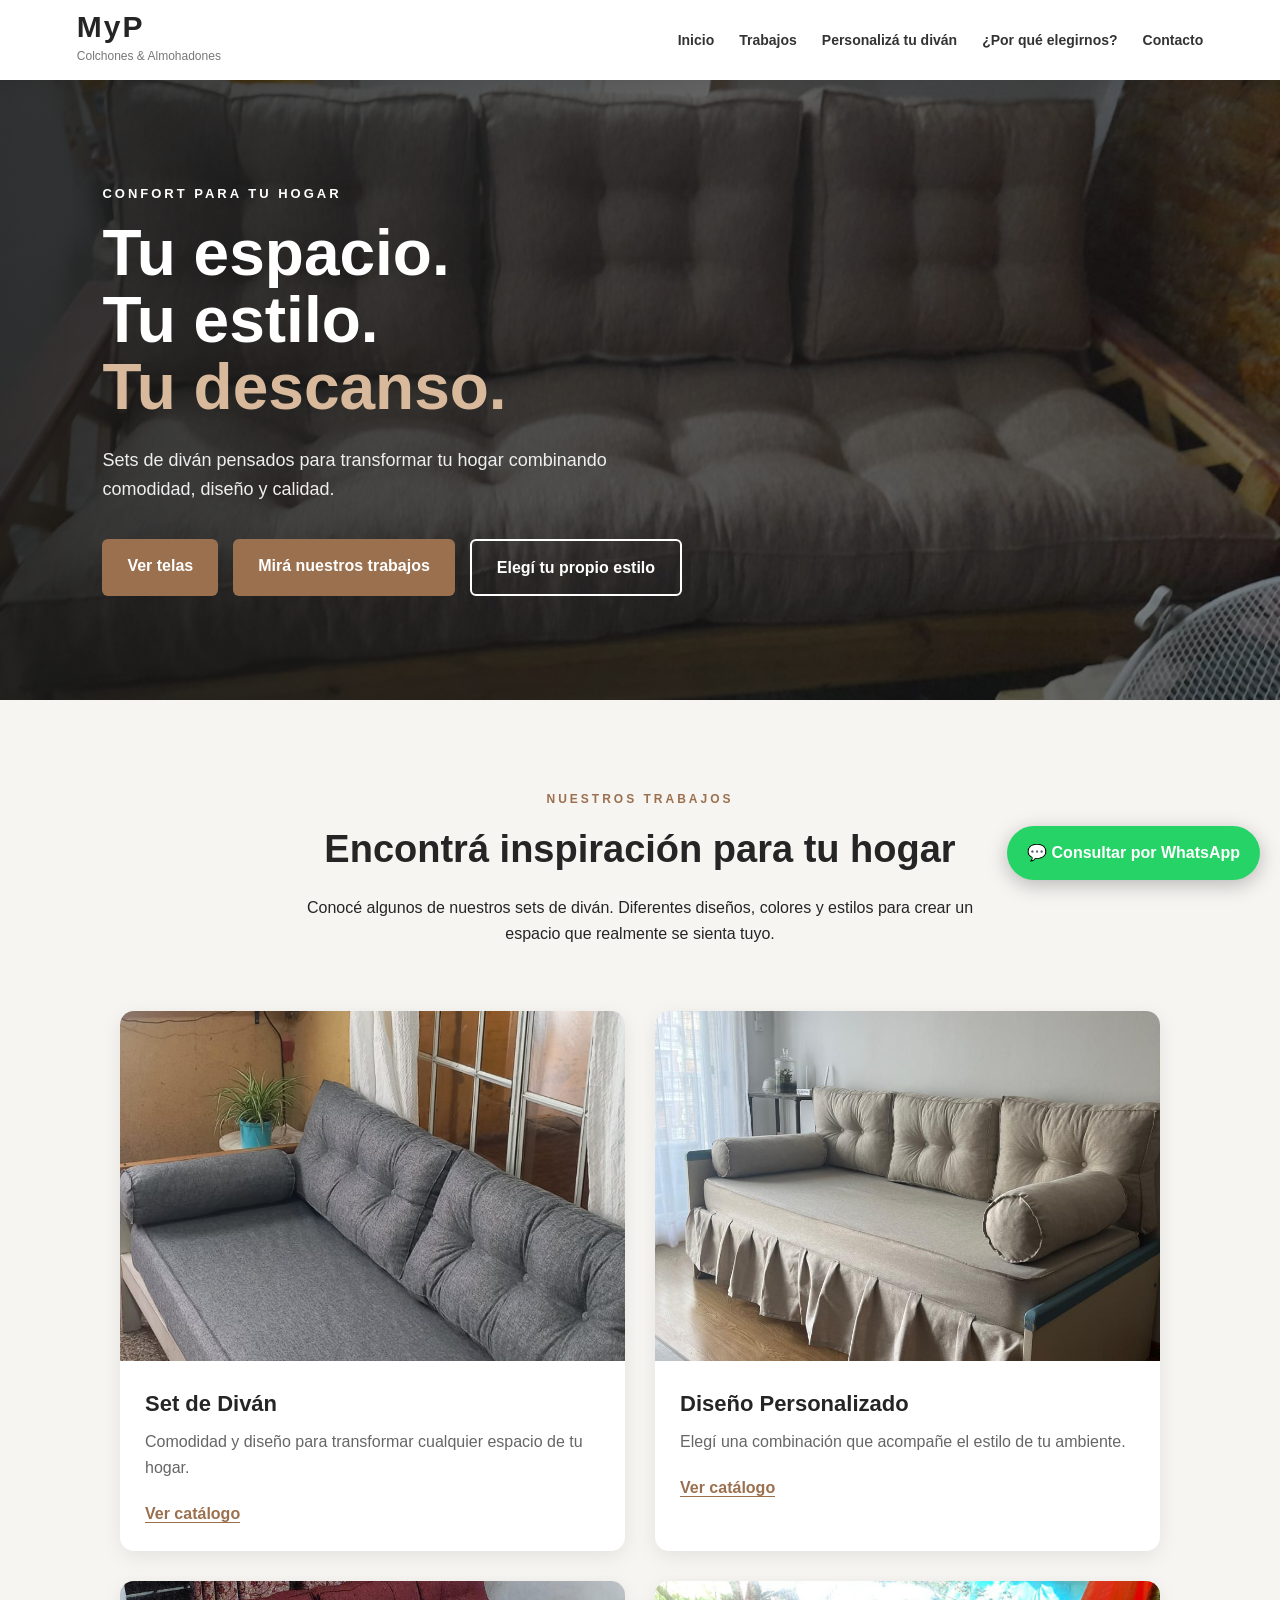
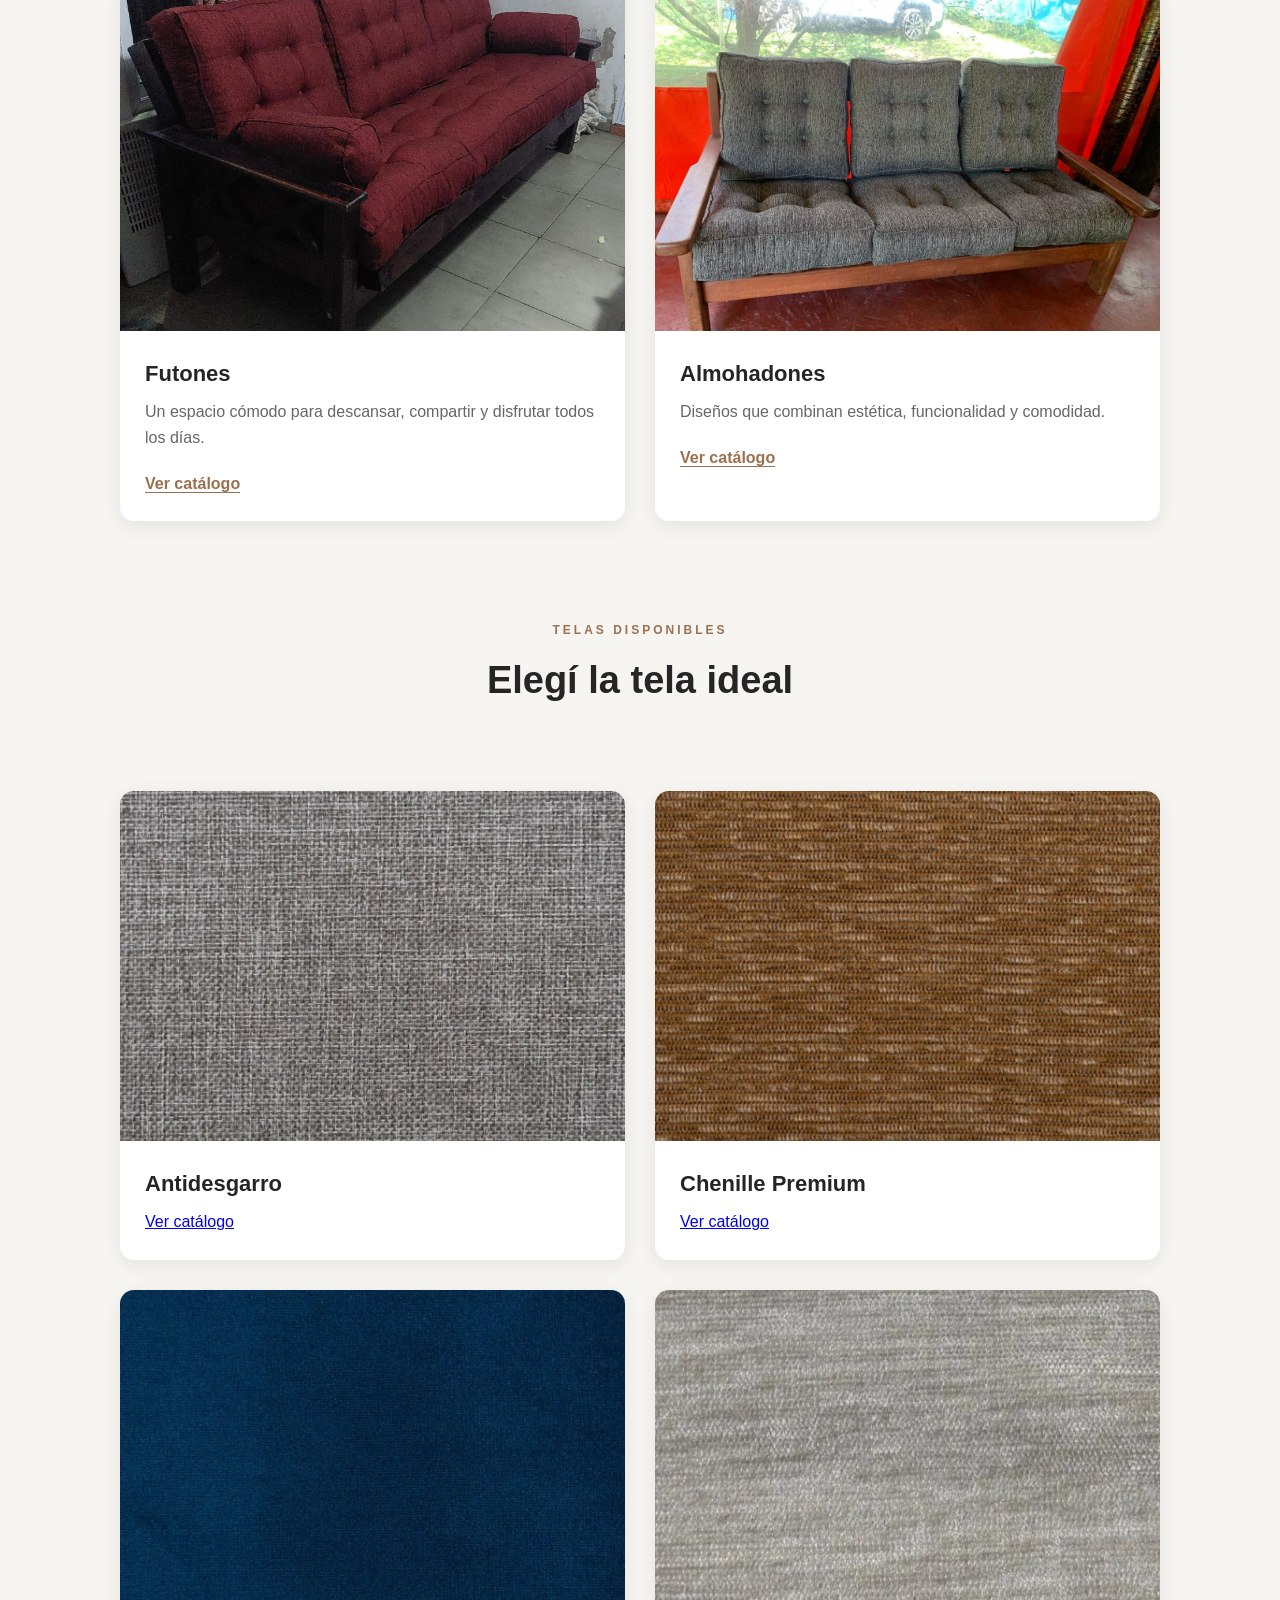
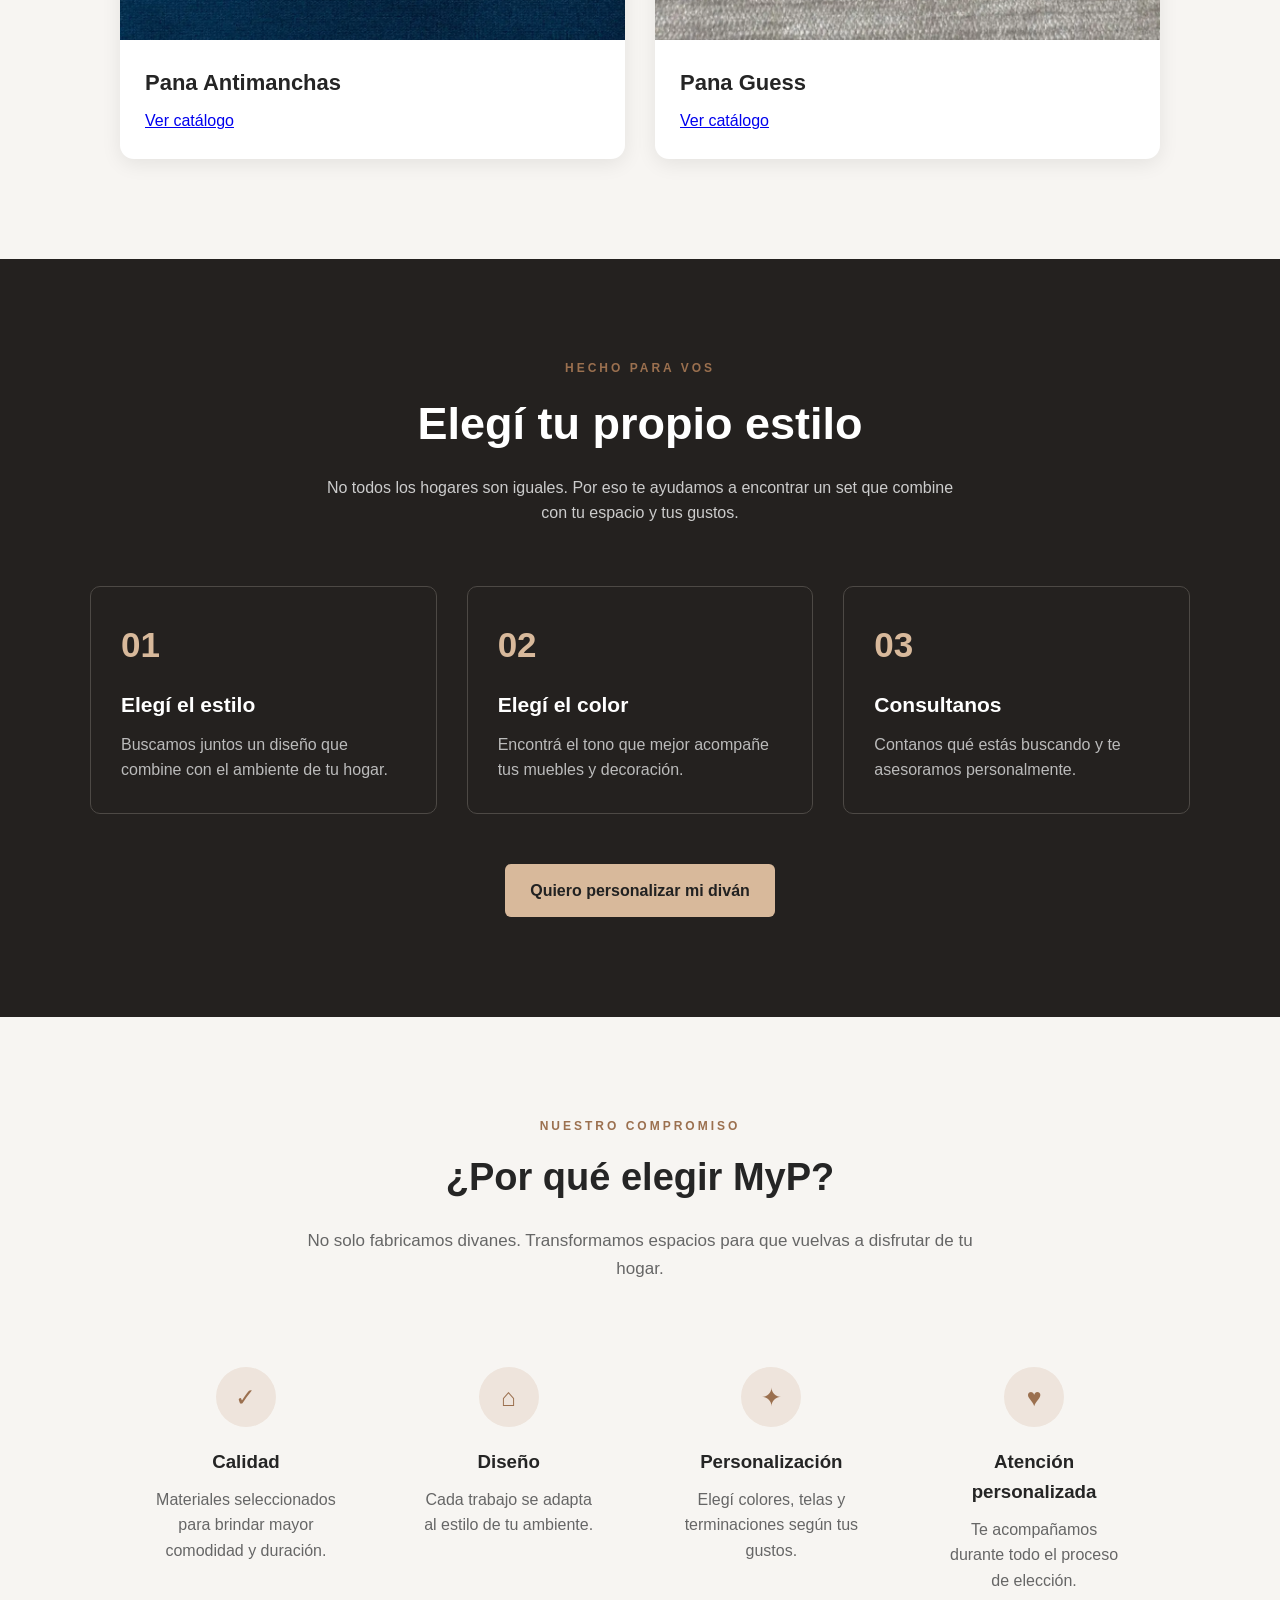
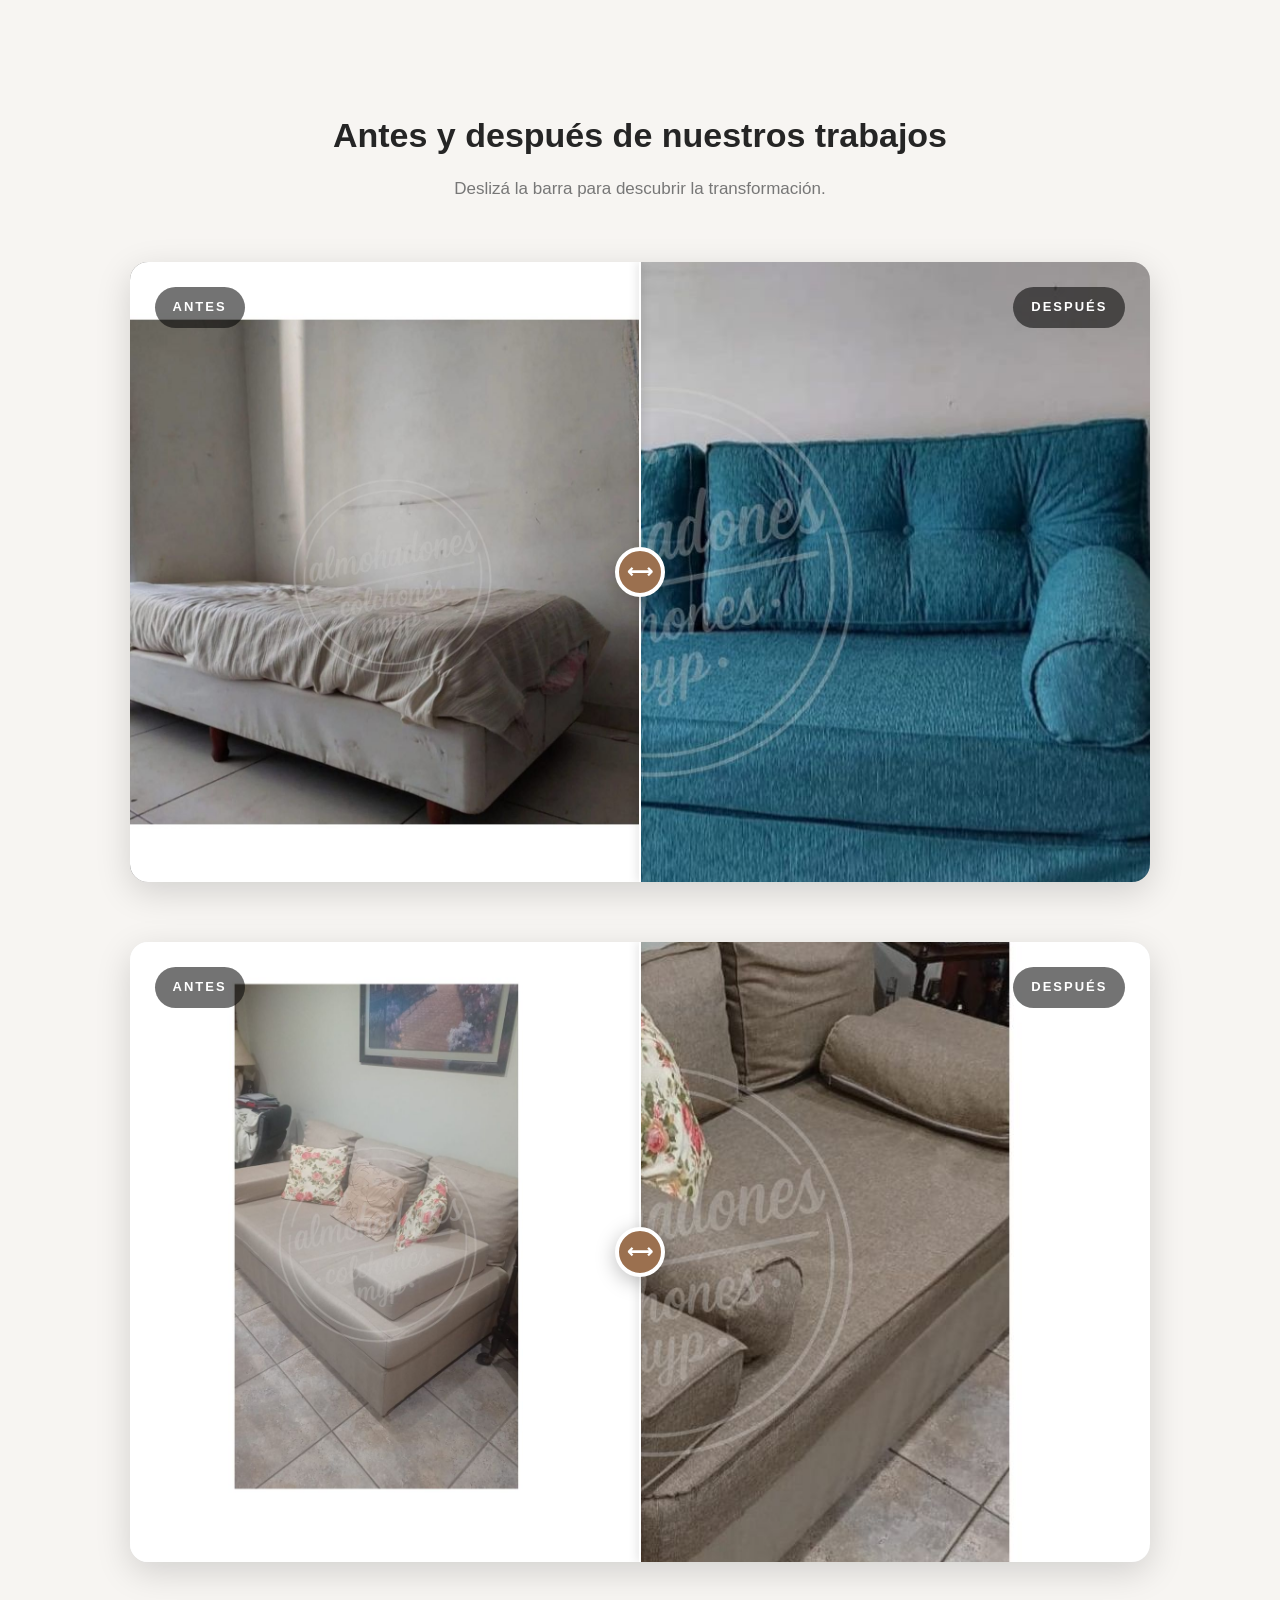
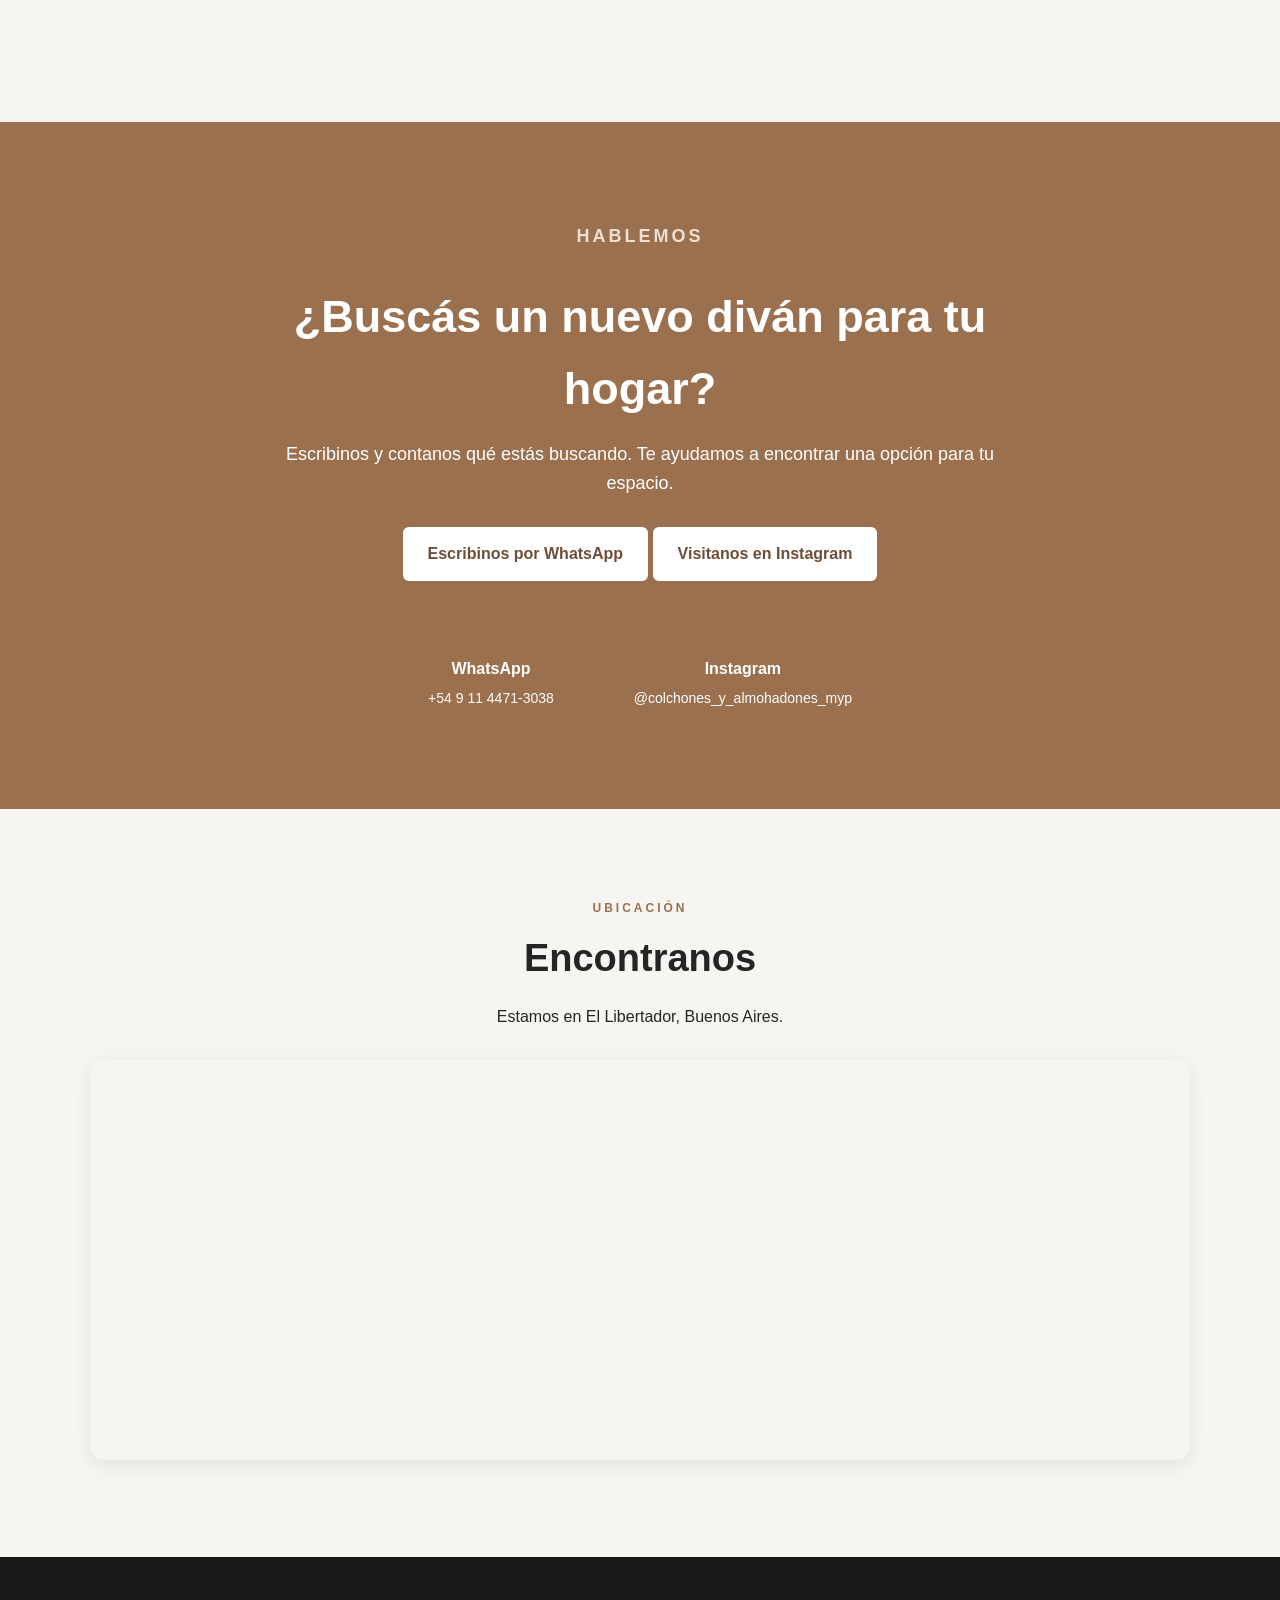
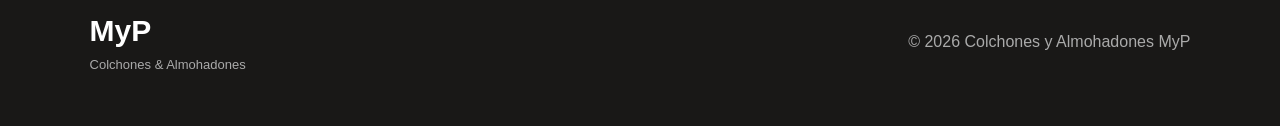
<file: index.html>
<!DOCTYPE html>
<html lang="es">

<head>
    <meta charset="UTF-8">
    <meta name="viewport" content="width=device-width, initial-scale=1.0">

    <title>Colchones y Almohadones MyP</title>

    <link rel="stylesheet" href="css/styles.css">
</head>

<body>

    <!-- =========================
         MENÚ
    ========================== -->

    <header class="header">

        <div class="logo">
            <h1>MyP</h1>
            <span>Colchones & Almohadones</span>
        </div>

        <nav class="menu">
            <a href="#inicio">Inicio</a>
            <a href="#productos">Trabajos</a>
            <a href="#personalizado">Personalizá tu diván</a>
            <a href="#nosotros">¿Por qué elegirnos?</a>
            <a href="#contacto">Contacto</a>
        </nav>

    </header>


    <!-- =========================
         PORTADA
    ========================== -->

    <section id="inicio" class="hero">

        <div class="hero-contenido">

            <p class="hero-etiqueta">CONFORT PARA TU HOGAR</p>

            <h2>
                Tu espacio.<br>
                Tu estilo.<br>
                <span>Tu descanso.</span>
            </h2>

            <p class="hero-texto">
                Sets de diván pensados para transformar tu hogar
                combinando comodidad, diseño y calidad.
            </p>

            <div class="botones">
                <a href="#telas" class="btn">Ver telas</a>

                <a href="#productos" class="btn">
                    Mirá nuestros trabajos
                </a>

                <a href="#personalizado" class="btn btn-secundario">
                    Elegí tu propio estilo
                </a>

            </div>

        </div>

    </section>


    <!-- =========================
         INTRODUCCIÓN
    ========================== -->

    <section class="introduccion">

        <p class="subtitulo">NUESTROS TRABAJOS</p>

        <h2>Encontrá inspiración para tu hogar</h2>

        <p>
            Conocé algunos de nuestros sets de diván.
            Diferentes diseños, colores y estilos para crear
            un espacio que realmente se sienta tuyo.
        </p>

    </section>


    <!-- =========================
         PRODUCTOS
    ========================== -->

    <section id="productos" class="productos">

        <article class="card">

            <img
                src="img/14.jpeg"
                alt="Set de diván realizado por Colchones y Almohadones MyP"
            >

            <div class="card-contenido">

                <h3>Set de Diván</h3>

                <p>
                    Comodidad y diseño para transformar
                    cualquier espacio de tu hogar.
                </p>

                <a href="catalogo-divan.html" class="consultar">
                    Ver catálogo
                </a>
            </div>

        </article>


        <article class="card">

            <img
                src="img/12.jpeg"
                alt="Set de diván personalizado"
            >

            <div class="card-contenido">

                <h3>Diseño Personalizado</h3>

                <p>
                    Elegí una combinación que acompañe
                    el estilo de tu ambiente.
                </p>

                <a href="catalogo-personalizado.html" class="consultar">
                    Ver catálogo
                </a>

            </div>

        </article>


        <article class="card">

            <img
                src="img/20.jpeg"
                alt="Diván para living"
            >

            <div class="card-contenido">

                <h3>Futones</h3>

                <p>
                    Un espacio cómodo para descansar,
                    compartir y disfrutar todos los días.
                </p>

                <a href="catalogo-confort.html" class="consultar">
                    Ver catálogo
                </a>

            </div>

        </article>


        <article class="card">

            <img
                src="img/21.jpeg"
                alt="Diván moderno"
            >

            <div class="card-contenido">

                <h3>Almohadones</h3>

                <p>
                    Diseños que combinan estética,
                    funcionalidad y comodidad.
                </p>

                <a href="catalogo-moderno.html" class="consultar">
                    Ver catálogo
                </a>

            </div>

        </article>

    </section>

<!-- =========================
     CATÁLOGOS DE TELAS
========================= -->

    <section class="telas" id="telas">

  <div class="titulo-seccion">
    <p class="subtitulo">TELAS DISPONIBLES</p>
    <h2>Elegí la tela ideal</h2>
  </div>

<div class="productos">

  <div class="card">
    <img src="img/antidesgarro/1.webp">
    <div class="card-contenido">
      <h3>Antidesgarro</h3>
      <a href="catalogo-antidesgarro.html">Ver catálogo</a>
    </div>
  </div>

  <div class="card">
    <img src="img/chenille/1.webp">
    <div class="card-contenido">
      <h3>Chenille Premium</h3>
      <a href="catalogo-chenille.html">Ver catálogo</a>
    </div>
  </div>

  <div class="card">
    <img src="img/pana-antimanchas/1.webp">
    <div class="card-contenido">
      <h3>Pana Antimanchas</h3>
      <a href="catalogo-pana-antimanchas.html">Ver catálogo</a>
    </div>
  </div>

  <div class="card">
    <img src="img/pana-guess/1.webp">
    <div class="card-contenido">
      <h3>Pana Guess</h3>
      <a href="catalogo-pana-guess.html">Ver catálogo</a>
    </div>
  </div>

</div>

</section>

    <!-- =========================
         PERSONALIZACIÓN
    ========================== -->

    <section id="personalizado" class="personalizado">

        <div class="personalizado-contenido">

            <p class="subtitulo">HECHO PARA VOS</p>

            <h2>Elegí tu propio estilo</h2>

            <p class="personalizado-descripcion">
                No todos los hogares son iguales.
                Por eso te ayudamos a encontrar un set
                que combine con tu espacio y tus gustos.
            </p>


            <div class="opciones">

                <div class="opcion">
                    <span>01</span>
                    <h3>Elegí el estilo</h3>
                    <p>
                        Buscamos juntos un diseño que combine
                        con el ambiente de tu hogar.
                    </p>
                </div>


                <div class="opcion">
                    <span>02</span>
                    <h3>Elegí el color</h3>
                    <p>
                        Encontrá el tono que mejor acompañe
                        tus muebles y decoración.
                    </p>
                </div>


                <div class="opcion">
                    <span>03</span>
                    <h3>Consultanos</h3>
                    <p>
                        Contanos qué estás buscando y
                        te asesoramos personalmente.
                    </p>
                </div>

            </div>


            <a
                href="https://wa.me/5491144713038?text=Hola,%20quisiera%20consultarte%20sobre%20las%20opciones%20para%20personalizar%20mi%20set%20de%20divan"
                target="_blank"
                rel="noopener noreferrer"
                class="btn btn-personalizar"
            >
                Quiero personalizar mi diván
            </a>

        </div>

    </section>

<!-- =========================
     POR QUÉ ELEGIRNOS
========================= -->

<section id="nosotros" class="nosotros">

    <div class="titulo-seccion">

        <p class="subtitulo">NUESTRO COMPROMISO</p>

        <h2>¿Por qué elegir MyP?</h2>

        <p class="descripcion-nosotros">
            No solo fabricamos divanes. Transformamos espacios para que vuelvas
            a disfrutar de tu hogar.
        </p>

    </div>


    <!-- TARJETAS -->

    <div class="ventajas">

        <div class="ventaja">

            <div class="icono">✓</div>

            <h3>Calidad</h3>

            <p>
                Materiales seleccionados para brindar mayor comodidad y duración.
            </p>

        </div>


        <div class="ventaja">

            <div class="icono">⌂</div>

            <h3>Diseño</h3>

            <p>
                Cada trabajo se adapta al estilo de tu ambiente.
            </p>

        </div>


        <div class="ventaja">

            <div class="icono">✦</div>

            <h3>Personalización</h3>

            <p>
                Elegí colores, telas y terminaciones según tus gustos.
            </p>

        </div>


        <div class="ventaja">

            <div class="icono">♥</div>

            <h3>Atención personalizada</h3>

            <p>
                Te acompañamos durante todo el proceso de elección.
            </p>

        </div>

    </div>


    <!-- COMPARADORES -->

    <div class="comparadores">

        <div class="comparadores-titulo">

            <h3>Antes y después de nuestros trabajos</h3>

            <p>
                Deslizá la barra para descubrir la transformación.
            </p>

        </div>


        <!-- COMPARADOR 1 -->

        <div class="comparador">

            <div class="comparador-img">

                <img
                    src="img/comparador/despues1.jpg"
                    class="img-despues"
                    alt="Después"
                >

                <div class="overlay">

                    <img
                        src="img/comparador/antes1.jpg"
                        class="img-antes"
                        alt="Antes"
                    >

                </div>

                <span class="etiqueta antes">
                    ANTES
                </span>

                <span class="etiqueta despues">
                    DESPUÉS
                </span>

                <div class="slider">

                    <div class="slider-linea"></div>

                    <div class="slider-boton"></div>

                </div>

            </div>

        </div>


        <!-- COMPARADOR 2 -->

        <div class="comparador">

            <div class="comparador-img">

                <img
                    src="img/comparador/despues2.jpg"
                    class="img-despues"
                    alt="Después"
                >

                <div class="overlay">

                    <img
                        src="img/comparador/antes2.jpg"
                        class="img-antes"
                        alt="Antes"
                    >

                </div>

                <span class="etiqueta antes">
                    ANTES
                </span>

                <span class="etiqueta despues">
                    DESPUÉS
                </span>

                <div class="slider">

                    <div class="slider-linea"></div>

                    <div class="slider-boton"></div>

                </div>

            </div>

        </div>

    </div>

</section>

    <!-- =========================
         CONTACTO
    ========================== -->

    <section id="contacto" class="contacto">

        <div class="contacto-contenido">

            <p class="subtitulo subtitulo-claro">
                HABLEMOS
            </p>

            <h2>¿Buscás un nuevo diván para tu hogar?</h2>

            <p>
                Escribinos y contanos qué estás buscando.
                Te ayudamos a encontrar una opción para tu espacio.
            </p>


            <a
                href="https://wa.me/5491144713038?text=Hola,%20quisiera%20consultarte%20acerca%20de%20un%20set%20de%20divan%20para%20mi%20hogar"
                target="_blank"
                rel="noopener noreferrer"
                class="btn btn-contacto"
            >
                Escribinos por WhatsApp
            </a>

            <a href="https://www.instagram.com/colchones_y_almohadones_myp/"
                class="btn btn-instagram"
                target="_blank">
                Visitanos en Instagram
            </a>


            <div class="datos-contacto">

                <div>
                    <strong>WhatsApp</strong>
                    <p>+54 9 11 4471-3038</p>
                </div>

                <div>
                    <strong>Instagram</strong>
                    <p>@colchones_y_almohadones_myp</p>
                </div>

            </div>

        </div>

    </section>


    <!-- =========================
         UBICACIÓN
    ========================== -->

    <section class="ubicacion">

        <p class="subtitulo">UBICACIÓN</p>

        <h2>Encontranos</h2>

        <p>
            Estamos en El Libertador, Buenos Aires.
        </p>

        <iframe
            src="https://www.google.com/maps?q=El%20Libertador%2C%20Buenos%20Aires&output=embed"
            width="100%"
            height="400"
            style="border:0;"
            allowfullscreen=""
            loading="lazy">
        </iframe>

    </section>


    <!-- =========================
         PIE DE PÁGINA
    ========================== -->

    <footer>

        <div class="footer-logo">

            <h2>MyP</h2>

            <p>Colchones & Almohadones</p>

        </div>

        <p>
            © 2026 Colchones y Almohadones MyP
        </p>

    </footer>


    <!-- =========================
         WHATSAPP FLOTANTE
    ========================== -->

    <a
        href="https://wa.me/5491144713038?text=Hola,%20quisiera%20consultarte%20acerca%20de%20un%20set%20de%20divan%20para%20mi%20hogar"
        target="_blank"
        rel="noopener noreferrer"
        class="whatsapp"
    >
        💬 Consultar por WhatsApp
    </a>

<script src="js/script.js"></script>

</body>

</html>
</file>
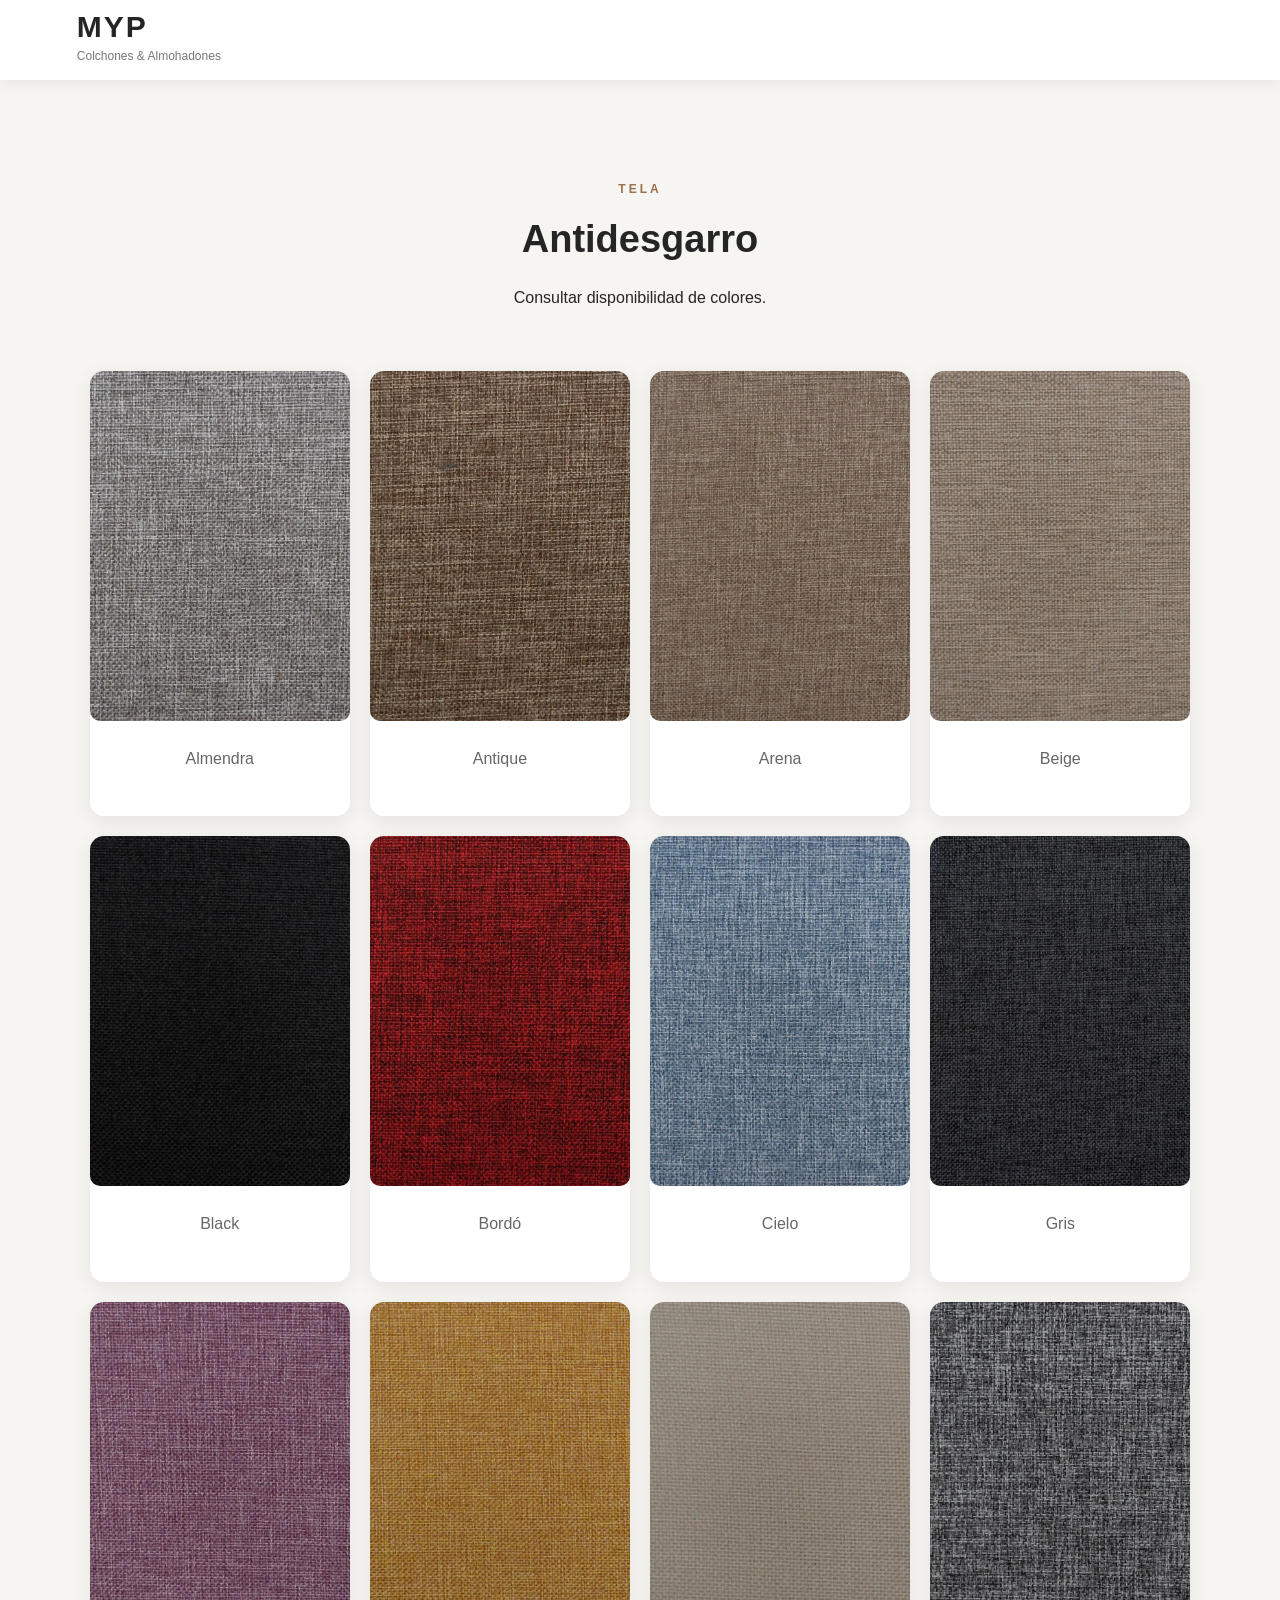
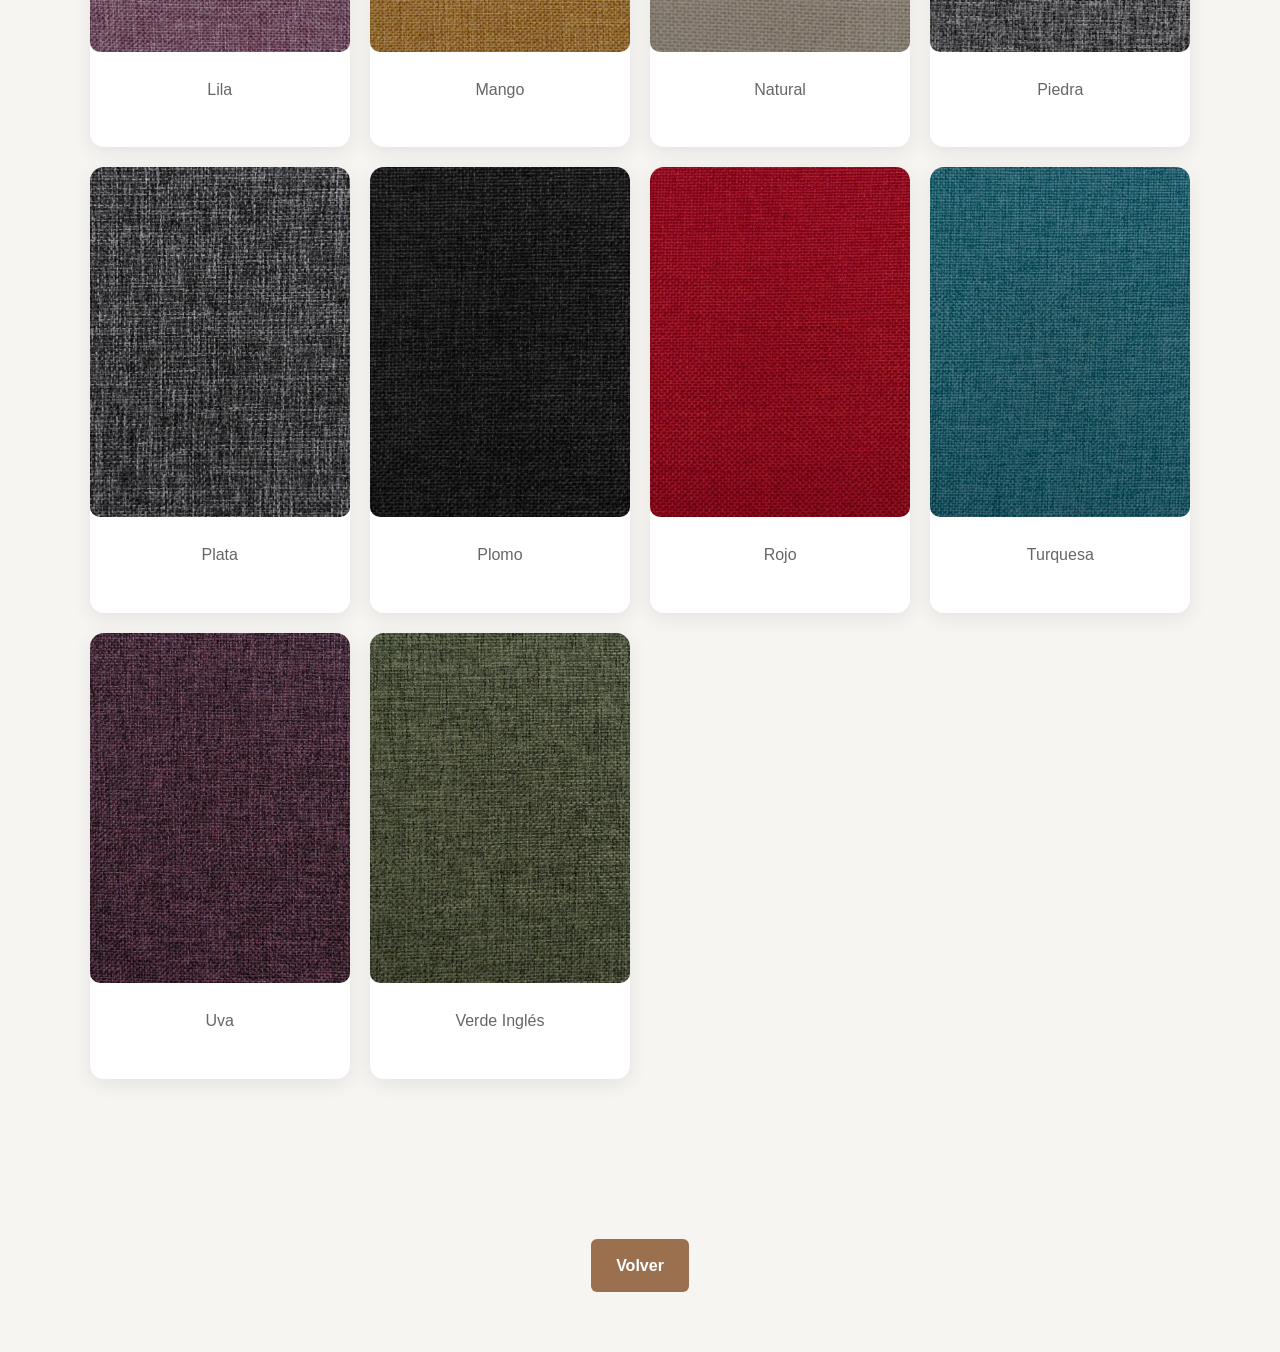
<file: catalogo-antidesgarro.html>
<!DOCTYPE html>
<html lang="es">
<head>
  <meta charset="UTF-8">
  <title>Antidesgarro</title>
  <link rel="stylesheet" href="css/styles.css">
</head>

<body>

<header class="header">
  <div class="logo">
    <h1>MYP</h1>
    <span>Colchones & Almohadones</span>
  </div>
</header>

<section class="catalogo">

  <div class="titulo-seccion">
    <p class="subtitulo">TELA</p>
    <h2>Antidesgarro</h2>
    Consultar disponibilidad de colores.
  </div>

  <div class="galeria">

    <div class="card">
        <img src="img/antidesgarro/1.webp">
        <div class="card-contenido">
         <p>Almendra</p>
        </div>
    </div>

    <div class="card">
        <img src="img/antidesgarro/2.webp">
        <div class="card-contenido">
         <p>Antique</p>
        </div>
    </div>

    <div class="card">
        <img src="img/antidesgarro/3.webp">
        <div class="card-contenido">
         <p>Arena</p>
        </div>
    </div>

    <div class="card">
        <img src="img/antidesgarro/4.webp">
        <div class="card-contenido">
         <p>Beige</p>
        </div>
    </div>

    <div class="card">
        <img src="img/antidesgarro/5.webp">
        <div class="card-contenido">
         <p>Black</p>
        </div>
    </div>

    <div class="card">
        <img src="img/antidesgarro/6.webp">
        <div class="card-contenido">
         <p>Bordó</p>
        </div>
    </div>

    <div class="card">
        <img src="img/antidesgarro/7.webp">
        <div class="card-contenido">
         <p>Cielo</p>
        </div>
    </div>

    <div class="card">
        <img src="img/antidesgarro/8.webp">
        <div class="card-contenido">
         <p>Gris</p>
        </div>
    </div>

    <div class="card">
        <img src="img/antidesgarro/9.webp">
        <div class="card-contenido">
         <p>Lila</p>
        </div>
    </div>

    <div class="card">
        <img src="img/antidesgarro/10.webp">
        <div class="card-contenido">
         <p>Mango</p>
        </div>
    </div>

    <div class="card">
        <img src="img/antidesgarro/11.webp">
        <div class="card-contenido">
         <p>Natural</p>
        </div>
    </div>

    <div class="card">
        <img src="img/antidesgarro/12.webp">
        <div class="card-contenido">
         <p>Piedra</p>
        </div>
    </div>

    <div class="card">
        <img src="img/antidesgarro/13.webp">
        <div class="card-contenido">
         <p>Plata</p>
        </div>
    </div>

    <div class="card">
        <img src="img/antidesgarro/14.webp">
        <div class="card-contenido">
         <p>Plomo</p>
        </div>
    </div>

        <div class="card">
        <img src="img/antidesgarro/15.webp">
        <div class="card-contenido">
         <p>Rojo</p>
        </div>
    </div>

    <div class="card">
        <img src="img/antidesgarro/16.webp">
        <div class="card-contenido">
         <p>Turquesa</p>
        </div>
    </div>

    <div class="card">
        <img src="img/antidesgarro/17.webp">
        <div class="card-contenido">
         <p>Uva</p>
        </div>
    </div>

    <div class="card">
        <img src="img/antidesgarro/18.webp">
        <div class="card-contenido">
         <p>Verde Inglés</p>
        </div>
    </div>

</section>

<div class="volver-container">
  <a href="index.html" class="btn">Volver</a>
</div>

</body>
</html>
</file>
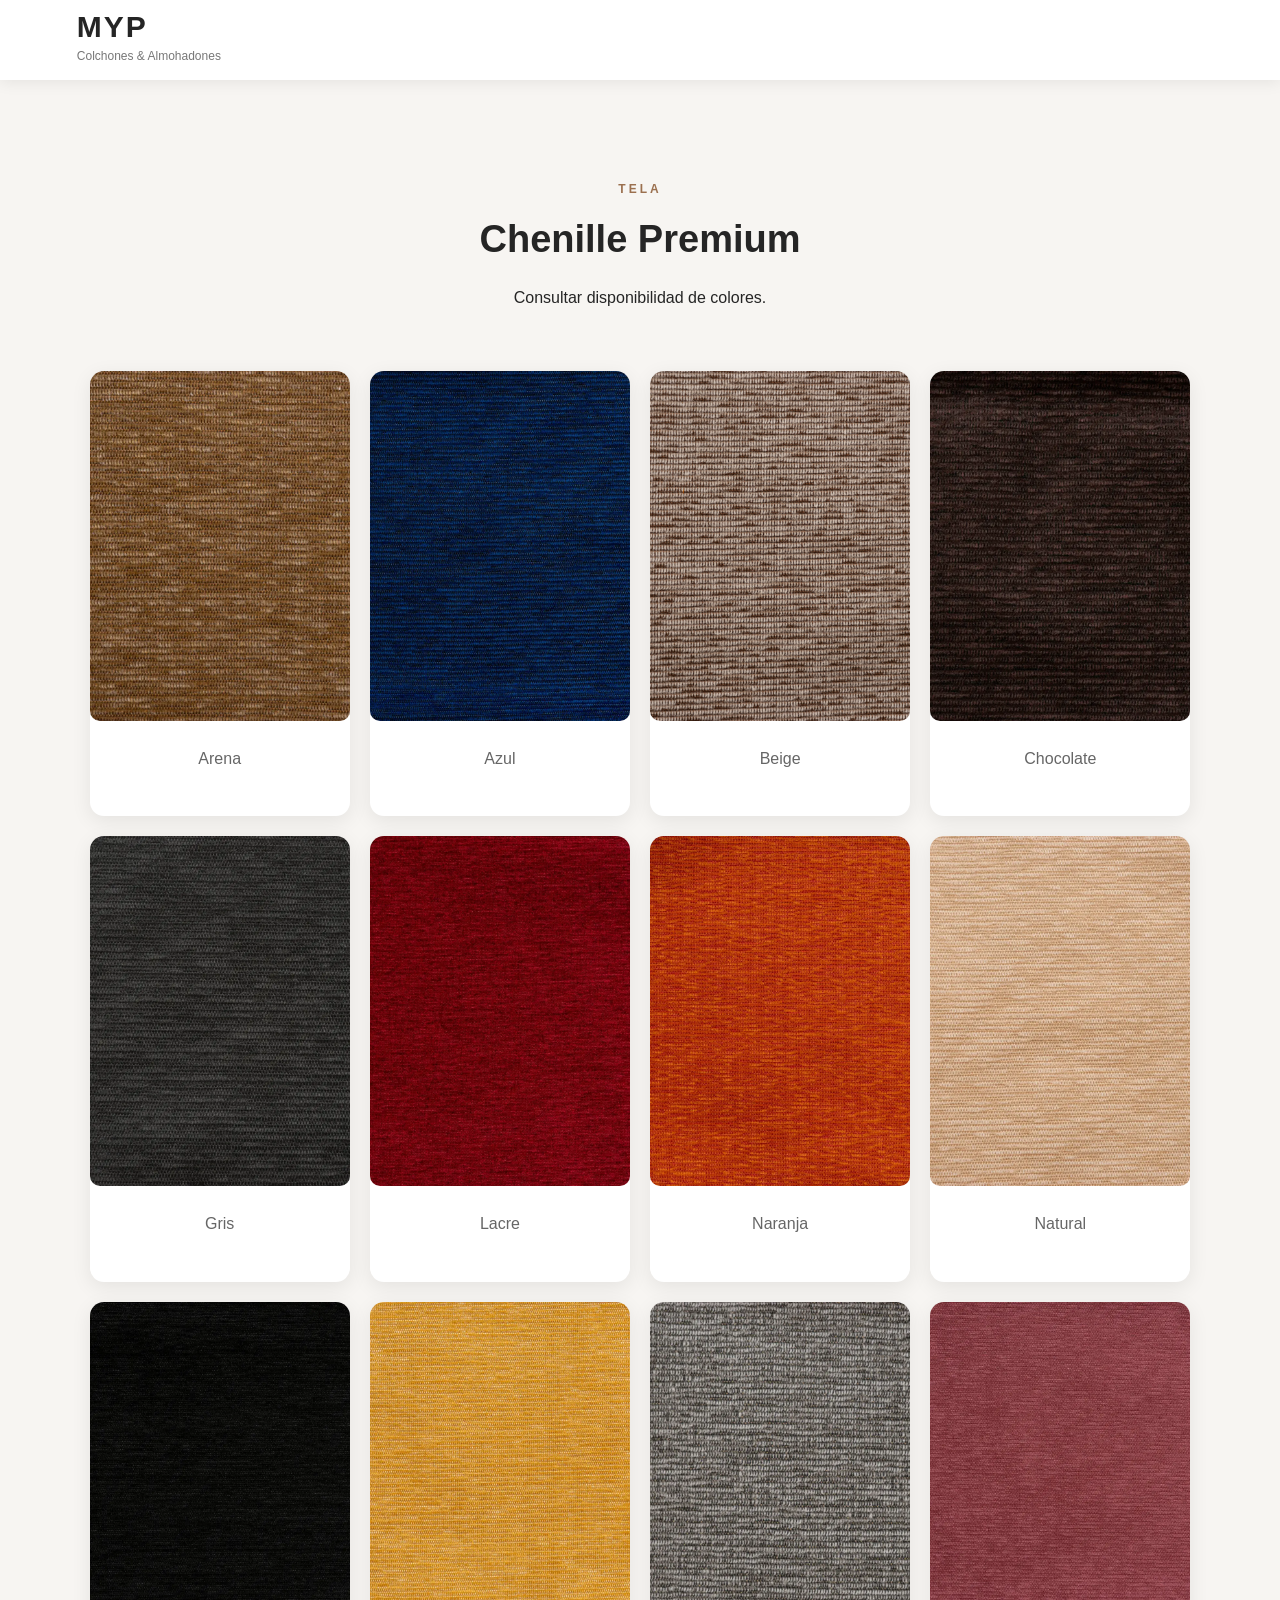
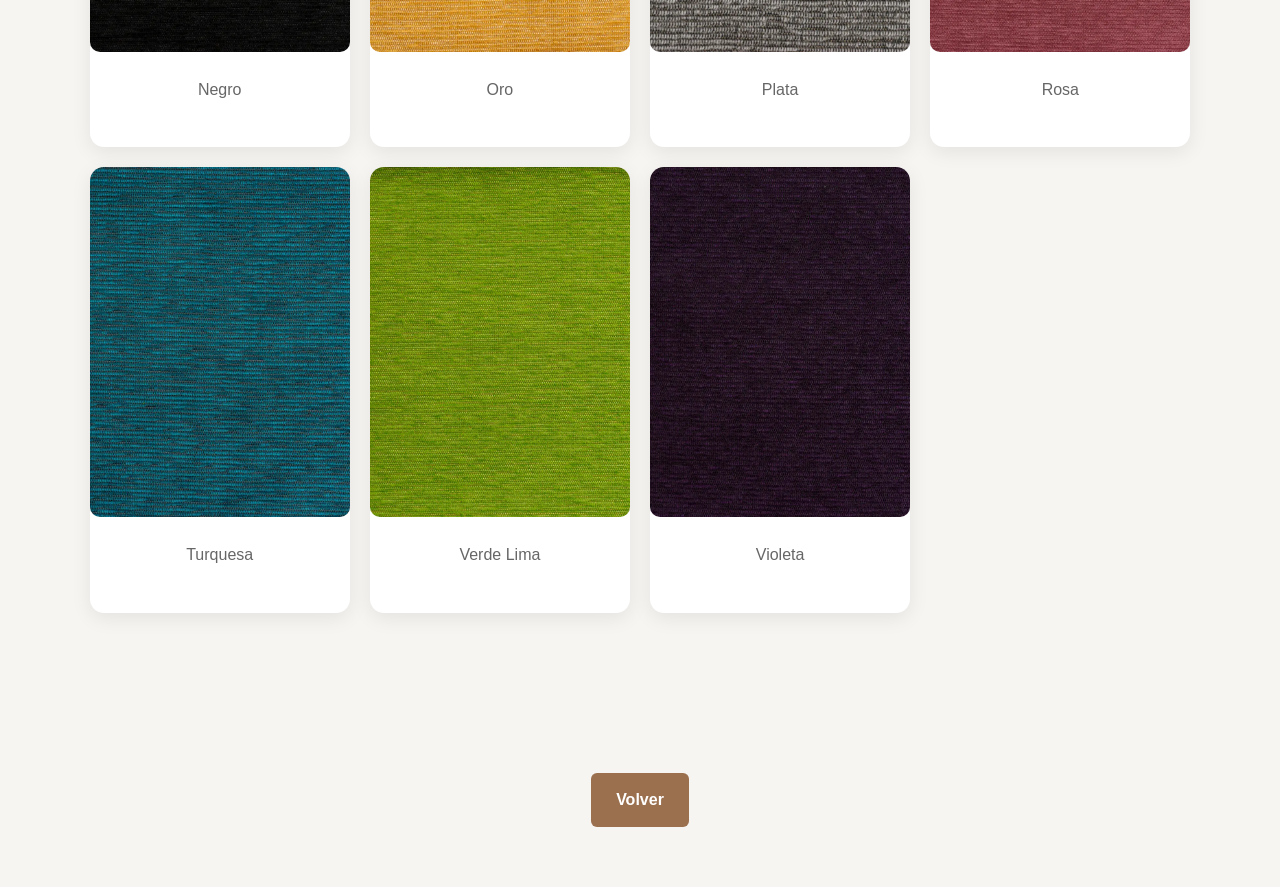
<file: catalogo-chenille.html>
<!DOCTYPE html>
<html lang="es">
<head>
  <meta charset="UTF-8">
  <title>Antidesgarro</title>
  <link rel="stylesheet" href="css/styles.css">
</head>

<body>

<header class="header">
  <div class="logo">
    <h1>MYP</h1>
    <span>Colchones & Almohadones</span>
  </div>
</header>

<section class="catalogo">

  <div class="titulo-seccion">
    <p class="subtitulo">TELA</p>
    <h2>Chenille Premium</h2>
    Consultar disponibilidad de colores.
  </div>

  <div class="galeria">

    <div class="card">
        <img src="img/chenille/1.webp">
        <div class="card-contenido">
         <p>Arena</p>
        </div>
    </div>

    <div class="card">
        <img src="img/chenille/2.webp">
        <div class="card-contenido">
         <p>Azul</p>
        </div>
    </div>

    <div class="card">
        <img src="img/chenille/3.webp">
        <div class="card-contenido">
         <p>Beige</p>
        </div>
    </div>

    <div class="card">
        <img src="img/chenille/4.webp">
        <div class="card-contenido">
         <p>Chocolate</p>
        </div>
    </div>

    <div class="card">
        <img src="img/chenille/5.webp">
        <div class="card-contenido">
         <p>Gris</p>
        </div>
    </div>

    <div class="card">
        <img src="img/chenille/6.webp">
        <div class="card-contenido">
         <p>Lacre</p>
        </div>
    </div>

    <div class="card">
        <img src="img/chenille/7.webp">
        <div class="card-contenido">
         <p>Naranja</p>
        </div>
    </div>

    <div class="card">
        <img src="img/chenille/8.webp">
        <div class="card-contenido">
         <p>Natural</p>
        </div>
    </div>

    <div class="card">
        <img src="img/chenille/9.webp">
        <div class="card-contenido">
         <p>Negro</p>
        </div>
    </div>

    <div class="card">
        <img src="img/chenille/10.webp">
        <div class="card-contenido">
         <p>Oro</p>
        </div>
    </div>

    <div class="card">
        <img src="img/chenille/11.webp">
        <div class="card-contenido">
         <p>Plata</p>
        </div>
    </div>

    <div class="card">
        <img src="img/chenille/12.webp">
        <div class="card-contenido">
         <p>Rosa</p>
        </div>
    </div>

    <div class="card">
        <img src="img/chenille/13.webp">
        <div class="card-contenido">
         <p>Turquesa</p>
        </div>
    </div>

    <div class="card">
        <img src="img/chenille/14.webp">
        <div class="card-contenido">
         <p>Verde Lima</p>
        </div>
    </div>

        <div class="card">
        <img src="img/chenille/15.webp">
        <div class="card-contenido">
         <p>Violeta</p>
        </div>
    </div>

</section>

<div class="volver-container">
  <a href="index.html" class="btn">Volver</a>
</div>

</body>
</html>
</file>
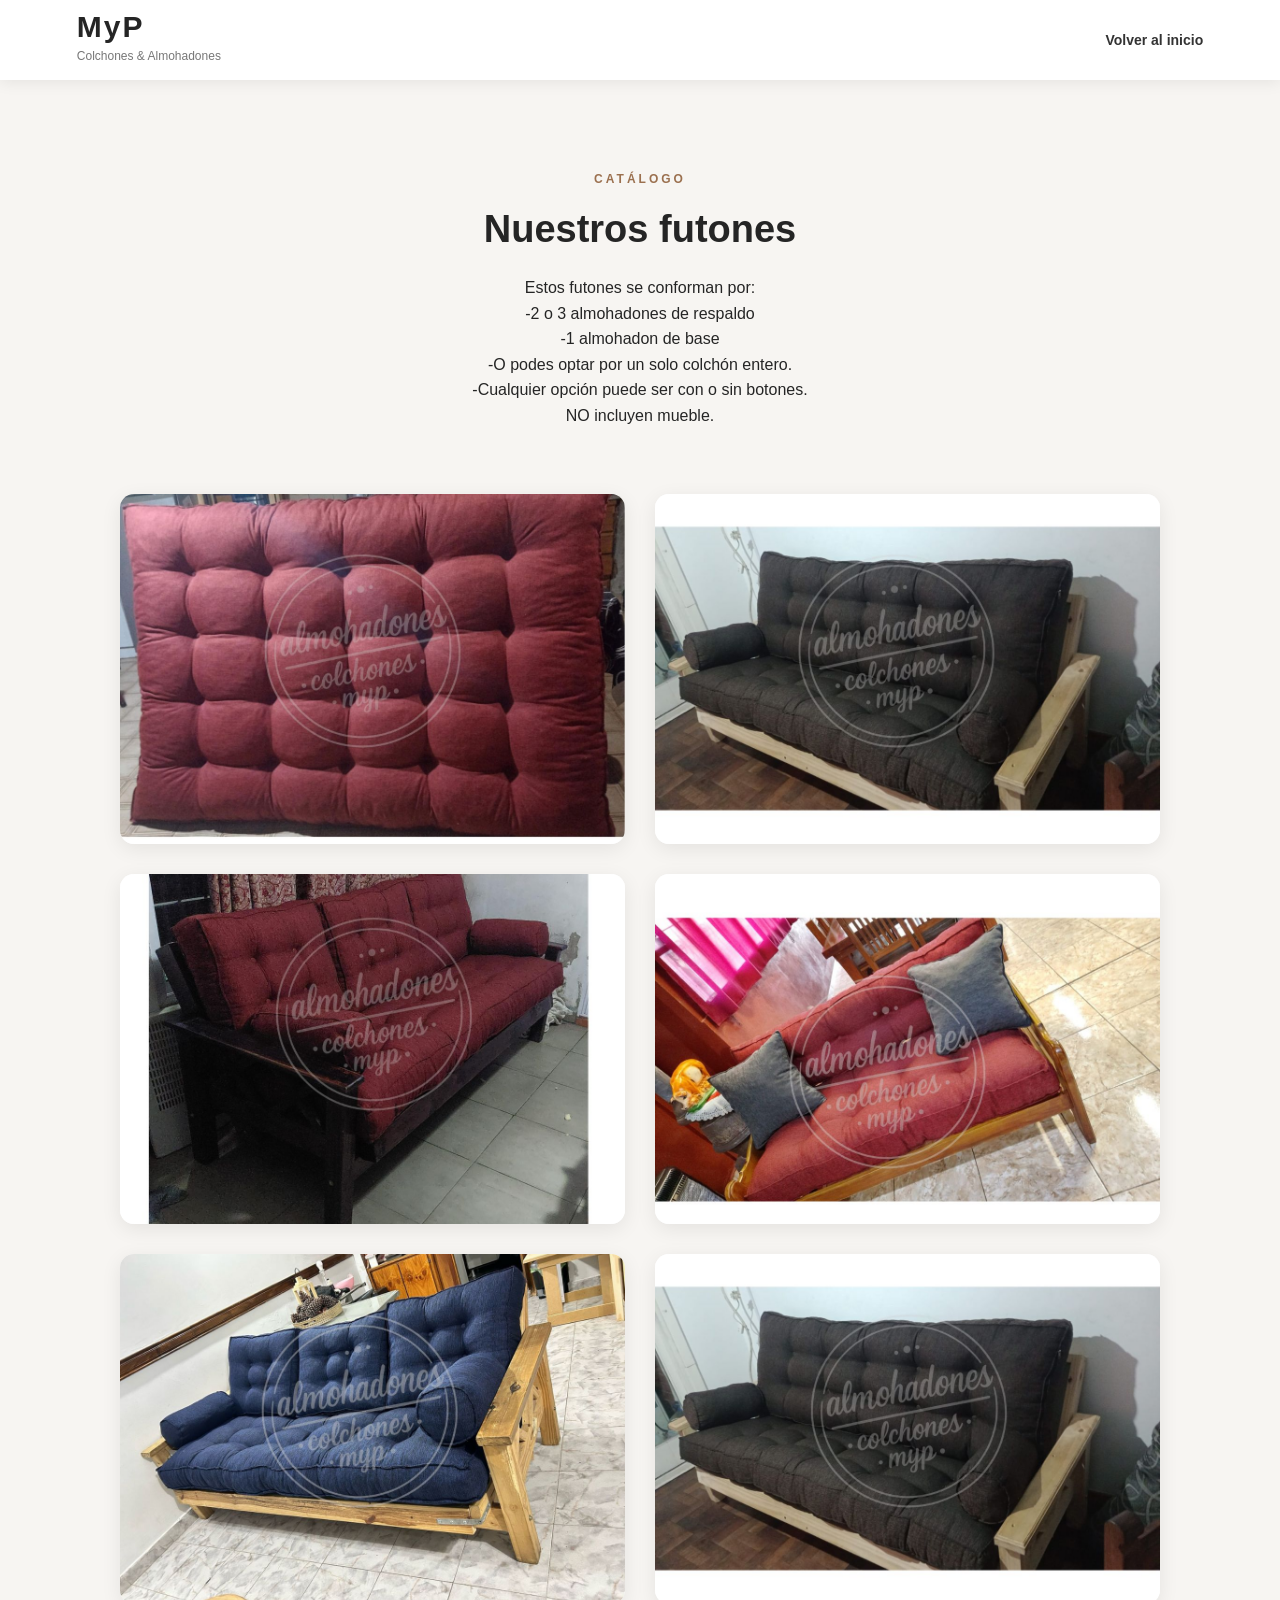
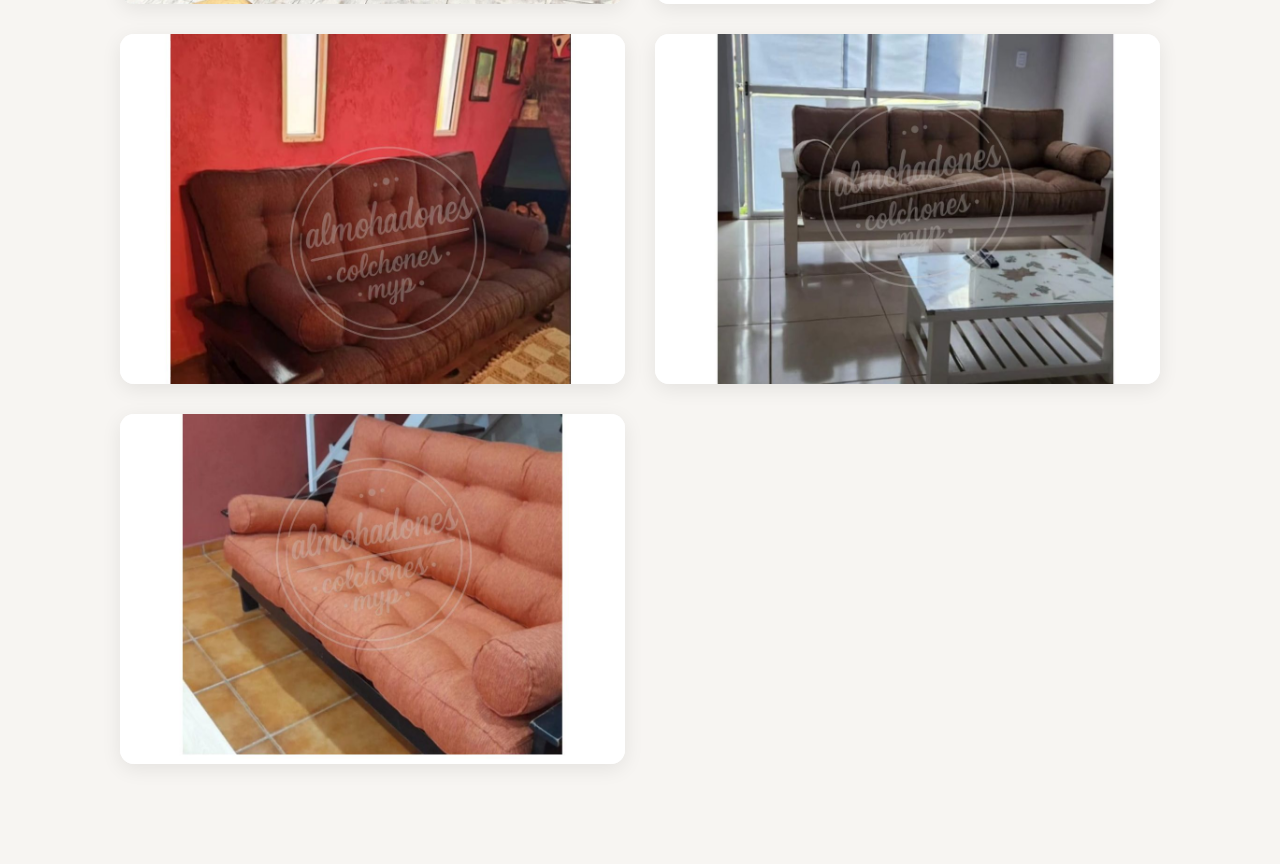
<file: catalogo-confort.html>
<!DOCTYPE html>
<html lang="es">
<head>
    <meta charset="UTF-8">
    <meta name="viewport" content="width=device-width, initial-scale=1.0">
    <title>Catálogo | MyP</title>

    <link rel="stylesheet" href="css/styles.css">
</head>
<body>

<header class="header">

    <div class="logo">
        <h1>MyP</h1>
        <span>Colchones & Almohadones</span>
    </div>

    <nav class="menu">
        <a href="index.html">Volver al inicio</a>
    </nav>

</header>

<section class="introduccion">

    <p class="subtitulo">CATÁLOGO</p>

    <h2>Nuestros futones</h2>

    <p>
        Estos futones se conforman por:<br>
        -2 o 3 almohadones de respaldo<br>
        -1 almohadon de base<br>
        -O podes optar por un solo colchón entero.<br>
        -Cualquier opción puede ser con o sin botones.<br>
        NO incluyen mueble. 
    </p>

</section>

<section class="productos">

    <article class="card">
        <img src="img/futones/1.jpg" alt="">
    </article>

    <article class="card">
        <img src="img/futones/2.jpg" alt="">
    </article>

    <article class="card">
        <img src="img/futones/3.jpg" alt="">
    </article>

    <article class="card">
        <img src="img/futones/4.jpg" alt="">
    </article>

    <article class="card">
        <img src="img/futones/5.jpg" alt="">
    </article>

    <article class="card">
        <img src="img/futones/6.jpg" alt="">
    </article> 
    
    <article class="card">
        <img src="img/futones/7.jpg" alt="">
    </article>

    <article class="card">
        <img src="img/futones/8.jpg" alt="">
    </article>

    <article class="card">
        <img src="img/futones/9.jpg" alt="">
    </article>

</section>

</body>
</html>
</file>
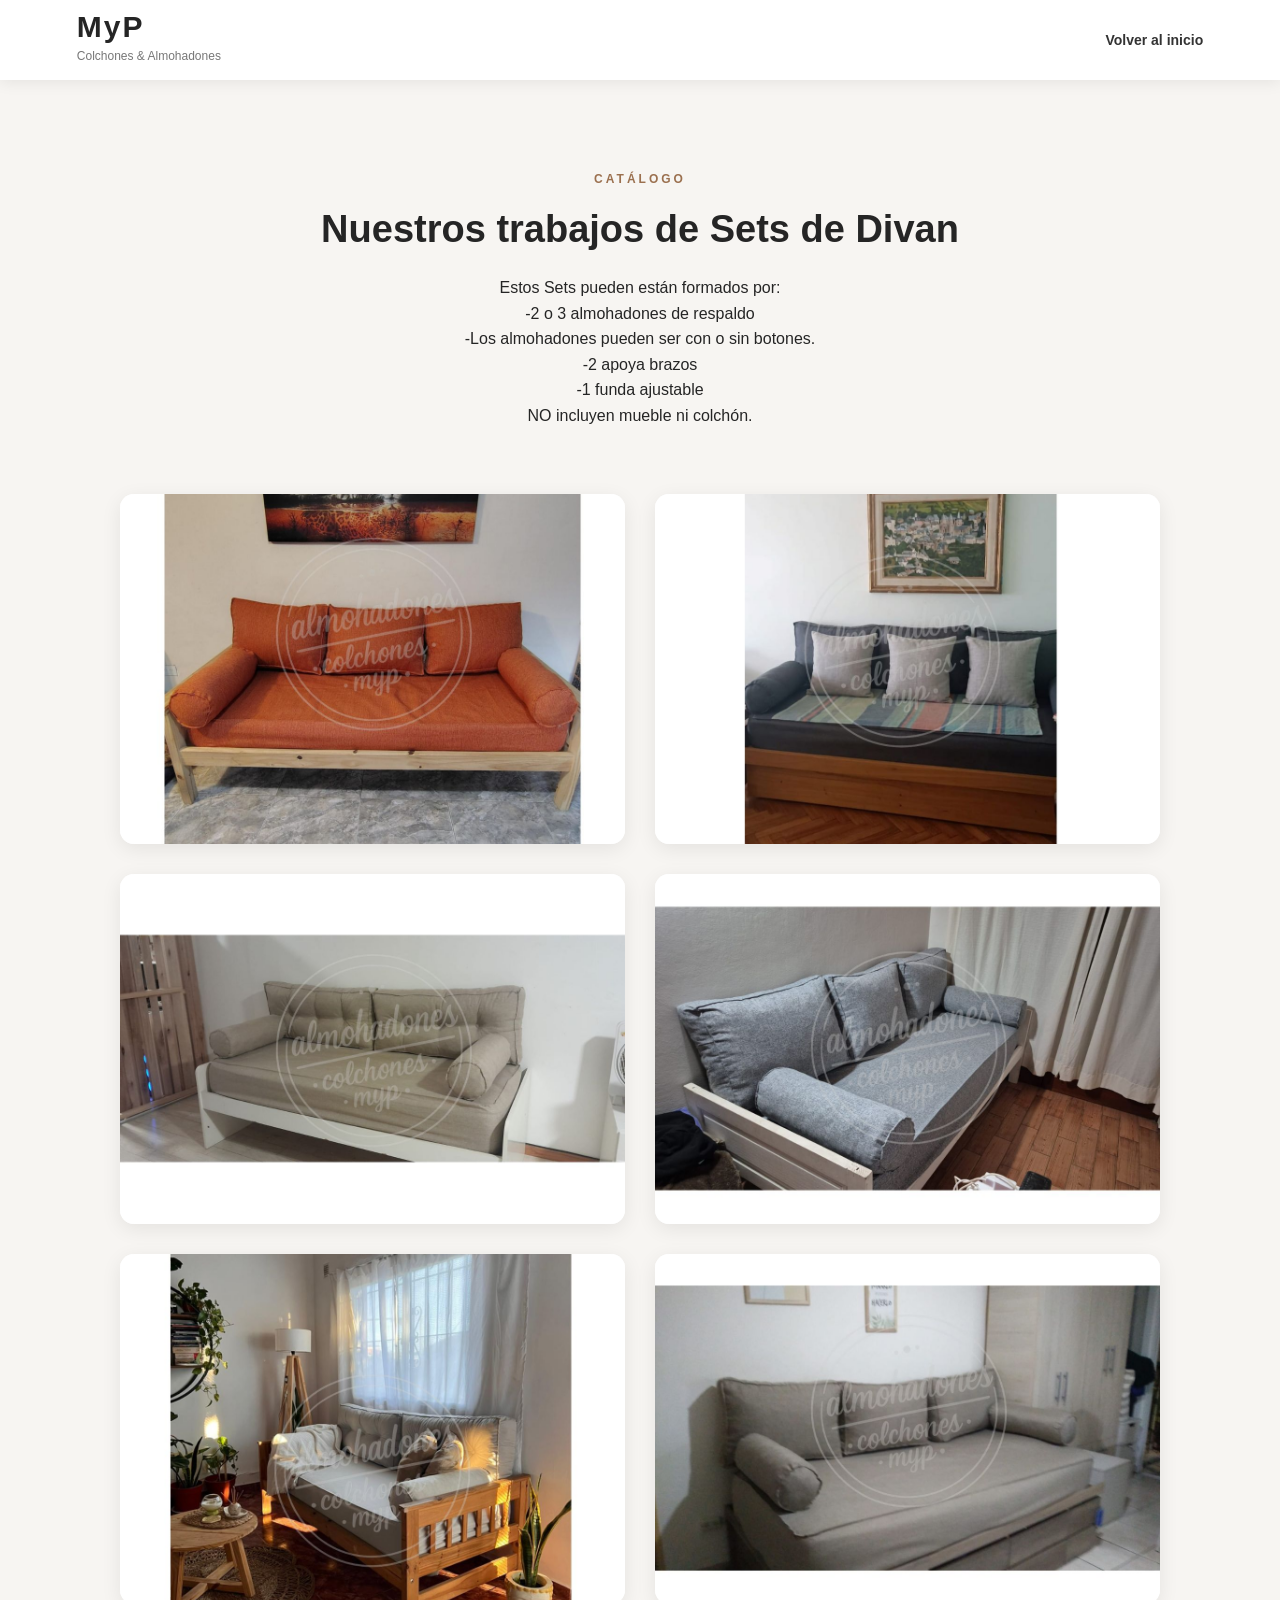
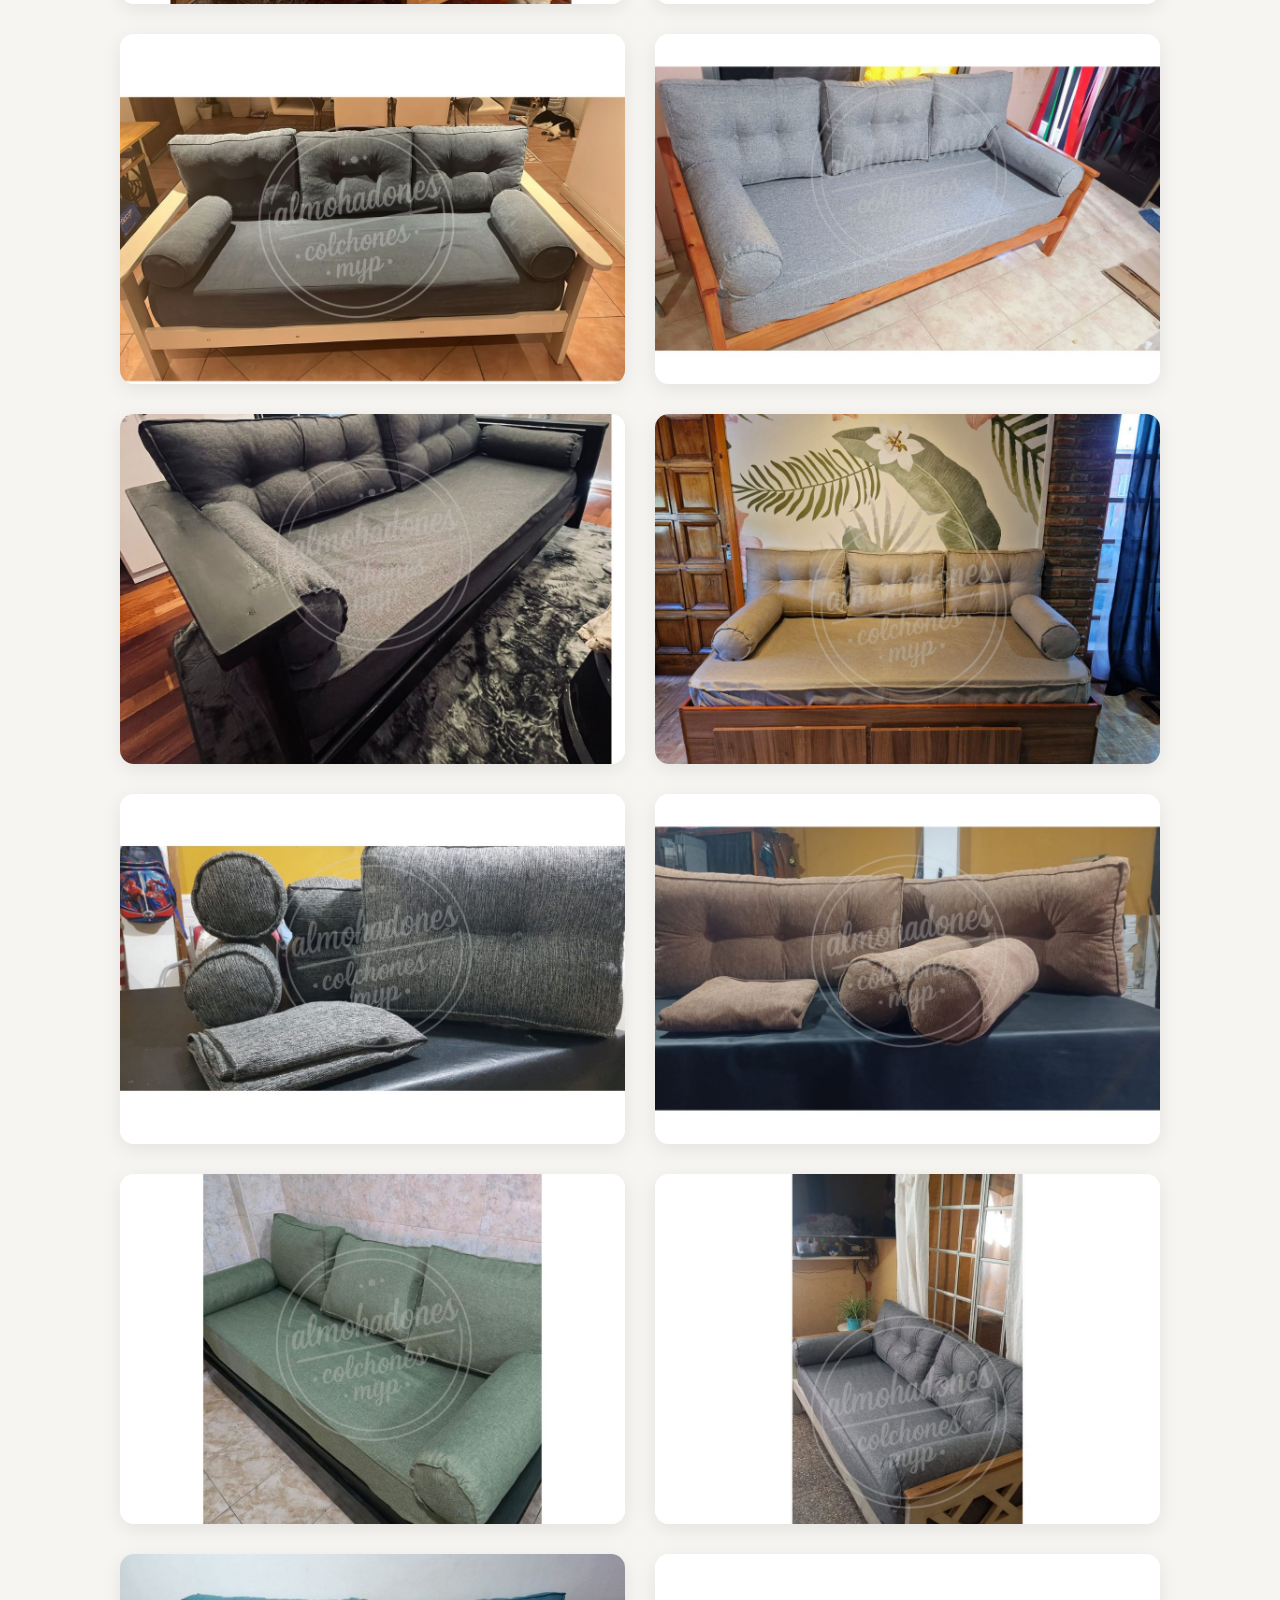
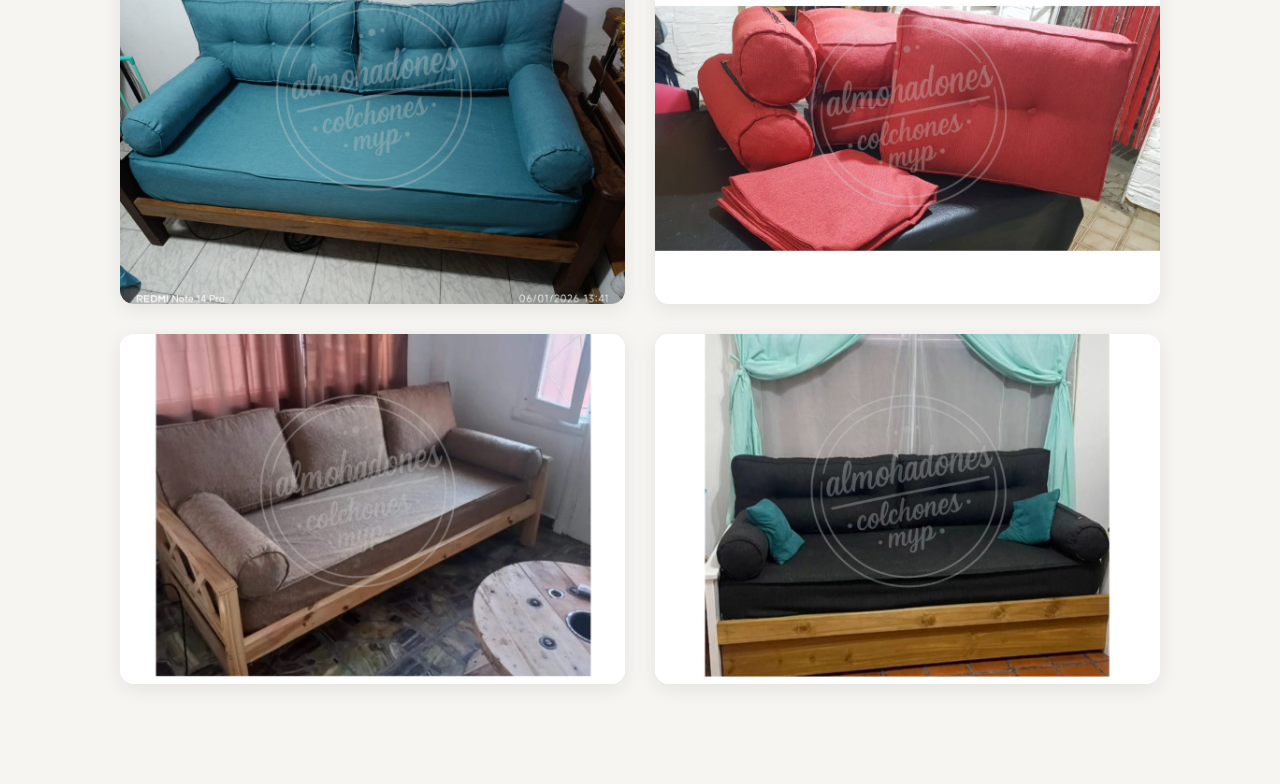
<file: catalogo-divan.html>
<!DOCTYPE html>
<html lang="es">
<head>
    <meta charset="UTF-8">
    <meta name="viewport" content="width=device-width, initial-scale=1.0">
    <title>Catálogo | MyP</title>

    <link rel="stylesheet" href="css/styles.css">
</head>
<body>

<header class="header">

    <div class="logo">
        <h1>MyP</h1>
        <span>Colchones & Almohadones</span>
    </div>

    <nav class="menu">
        <a href="index.html">Volver al inicio</a>
    </nav>

</header>

<section class="introduccion">

    <p class="subtitulo">CATÁLOGO</p>

    <h2>Nuestros trabajos de Sets de Divan</h2>

    <p>
        Estos Sets pueden están formados por:<br>
        -2 o 3 almohadones de respaldo<br>
        -Los almohadones pueden ser con o sin botones.<br>
        -2 apoya brazos<br>
        -1 funda ajustable<br>
        NO incluyen mueble ni colchón.
    </p>

</section>

<section class="productos">

    <article class="card">
        <img src="img/divan/1.jpg" alt="">
    </article>

    <article class="card">
        <img src="img/divan/2.jpg" alt="">
    </article>

    <article class="card">
        <img src="img/divan/3.jpg" alt="">
    </article>

    <article class="card">
        <img src="img/divan/4.jpg" alt="">
    </article>

    <article class="card">
        <img src="img/divan/5.jpg" alt="">
    </article>

    <article class="card">
        <img src="img/divan/6.jpg" alt="">
    </article>

    <article class="card">
        <img src="img/divan/7.jpg" alt="">
    </article>

    <article class="card">
        <img src="img/divan/8.jpg" alt="">
    </article>

    <article class="card">
        <img src="img/divan/9.jpg" alt="">
    </article>

    <article class="card">
        <img src="img/divan/10.jpg" alt="">
    </article>

    <article class="card">
        <img src="img/divan/11.jpg" alt="">
    </article>

    <article class="card">
        <img src="img/divan/12.jpg" alt="">
    </article>

    <article class="card">
        <img src="img/divan/13.jpg" alt="">
    </article>

    <article class="card">
        <img src="img/divan/14.jpg" alt="">
    </article>

    <article class="card">
        <img src="img/divan/15.jpg" alt="">
    </article>

    <article class="card">
        <img src="img/divan/16.jpg" alt="">
    </article>

    <article class="card">
        <img src="img/divan/17.jpg" alt="">
    </article>

    <article class="card">
        <img src="img/divan/18.jpg" alt="">
    </article>

</section>

</body>
</html>
</file>
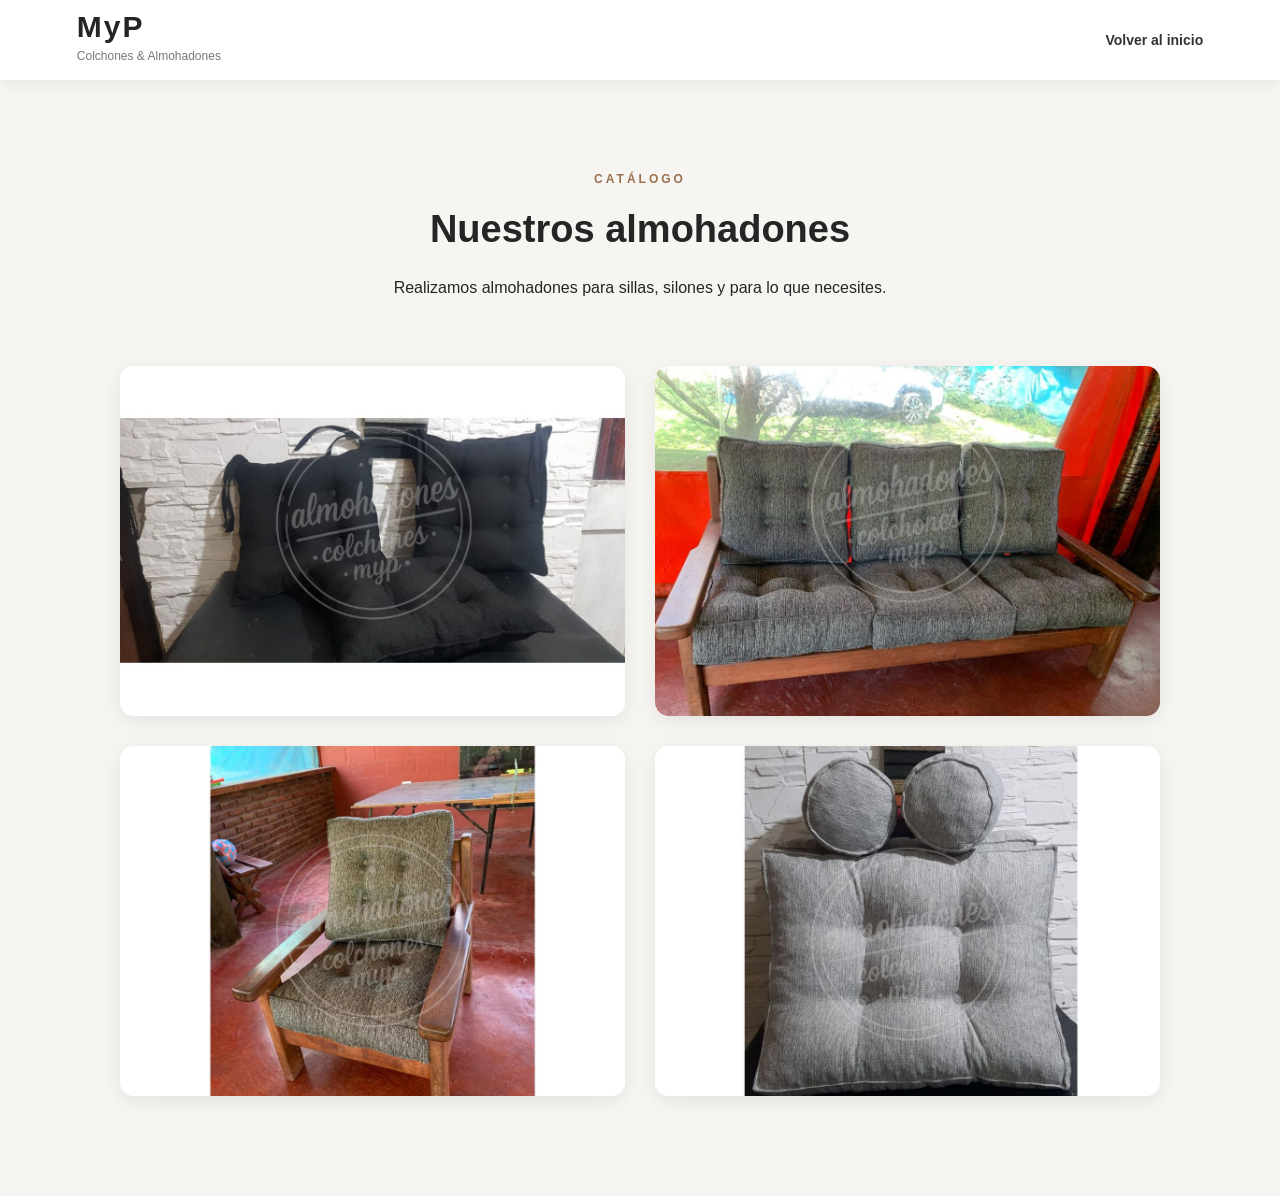
<file: catalogo-moderno.html>
<!DOCTYPE html>
<html lang="es">
<head>
    <meta charset="UTF-8">
    <meta name="viewport" content="width=device-width, initial-scale=1.0">
    <title>Catálogo | MyP</title>

    <link rel="stylesheet" href="css/styles.css">
</head>
<body>

<header class="header">

    <div class="logo">
        <h1>MyP</h1>
        <span>Colchones & Almohadones</span>
    </div>

    <nav class="menu">
        <a href="index.html">Volver al inicio</a>
    </nav>

</header>

<section class="introduccion">

    <p class="subtitulo">CATÁLOGO</p>

    <h2>Nuestros almohadones</h2>

    <p>
        Realizamos almohadones para sillas, silones y para lo que necesites.
    </p>

</section>

<section class="productos">

    <article class="card">
        <img src="img/almohadones/1.jpg" alt="">
    </article>

    <article class="card">
        <img src="img/almohadones/2.jpg" alt="">
    </article>

    <article class="card">
        <img src="img/almohadones/3.jpg" alt="">
    </article>

    <article class="card">
        <img src="img/almohadones/4.jpg" alt="">
    </article>

</section>

</body>
</html>
</file>
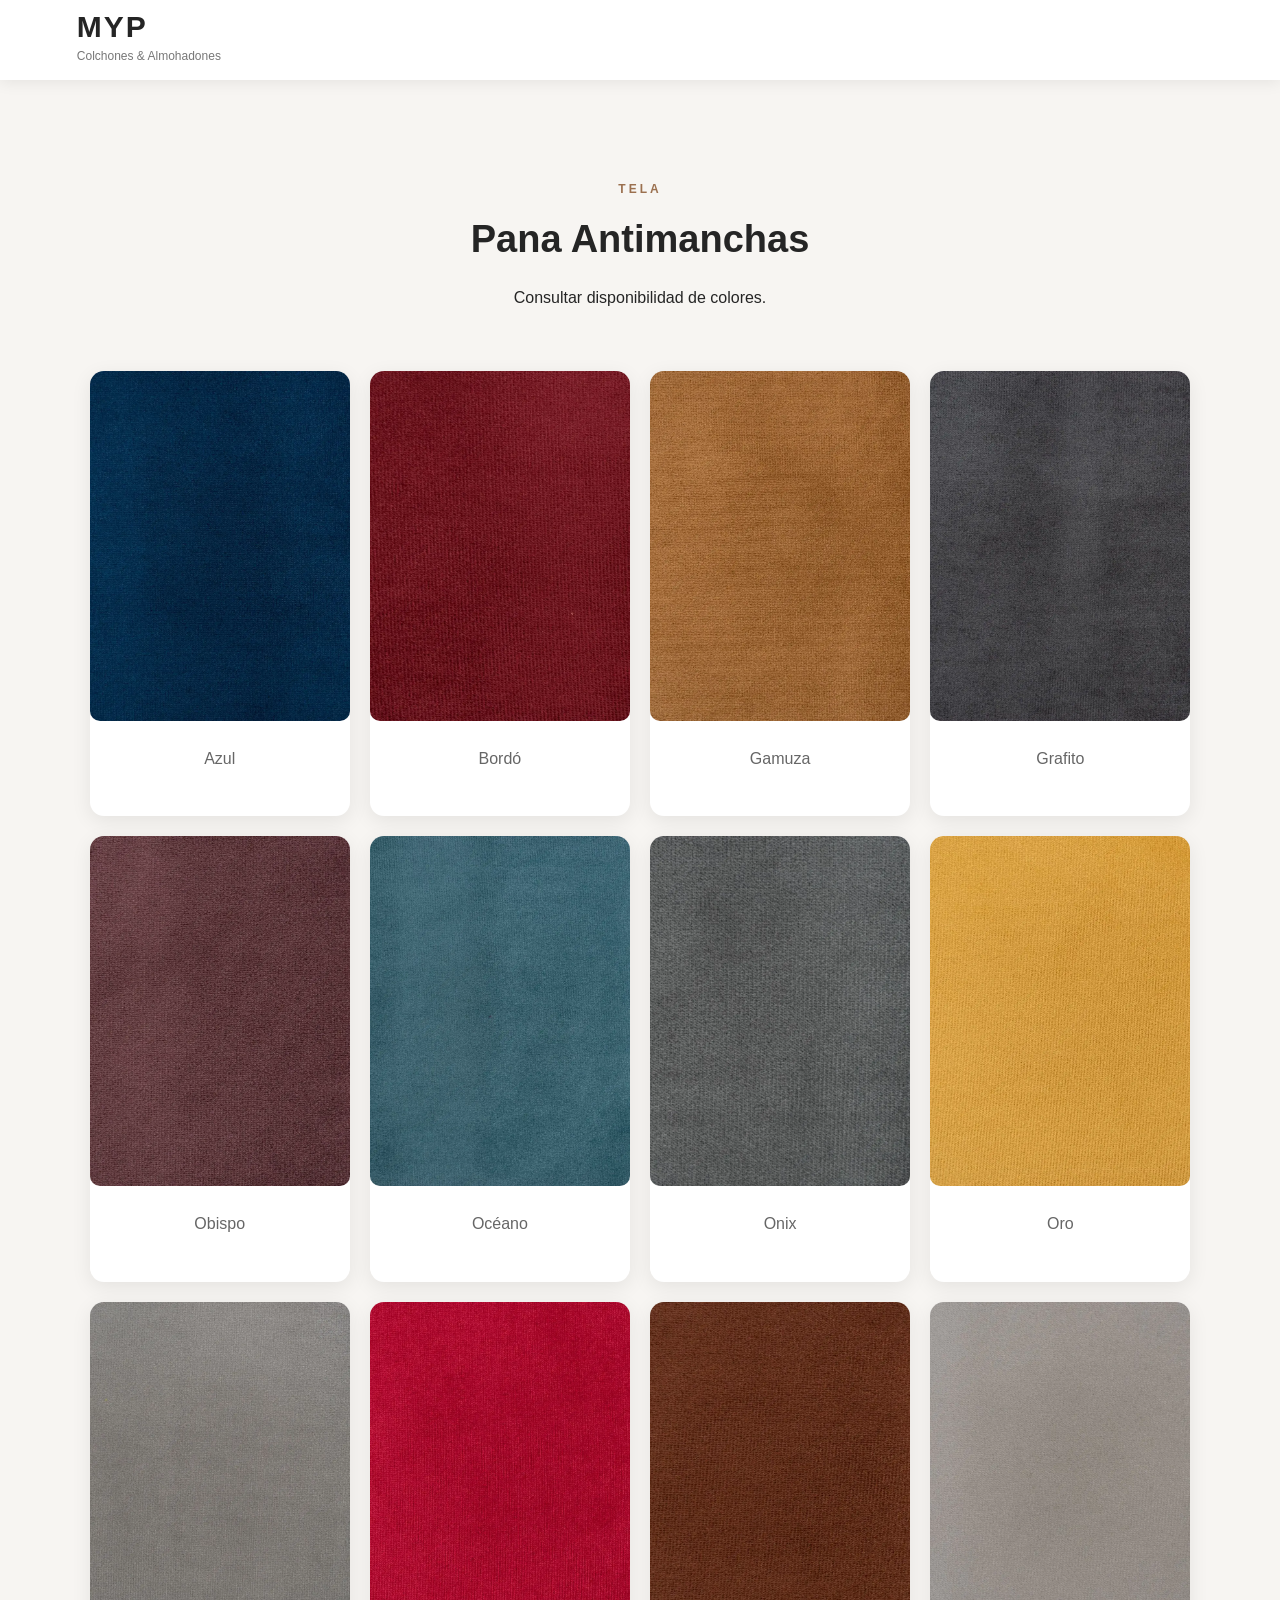
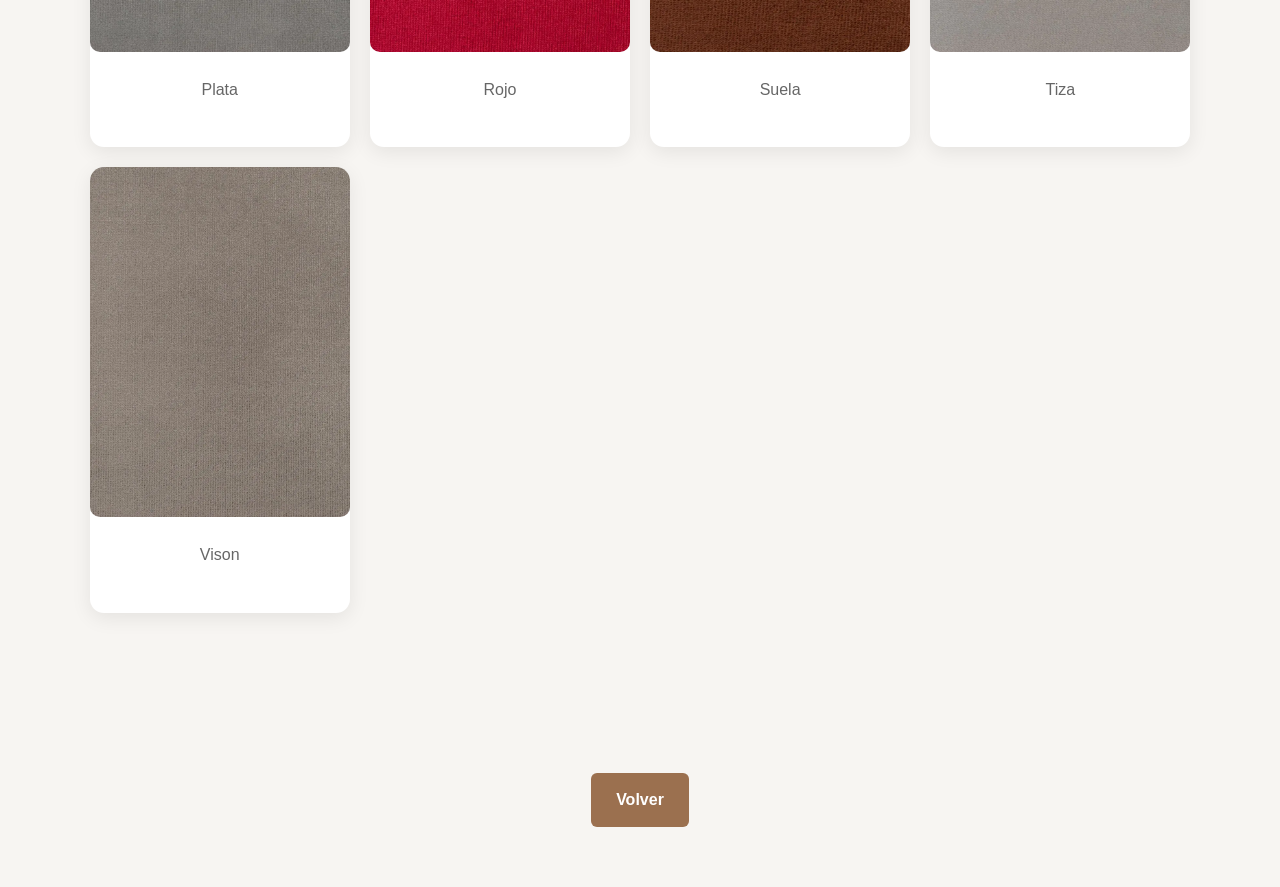
<file: catalogo-pana-antimanchas.html>
<!DOCTYPE html>
<html lang="es">
<head>
  <meta charset="UTF-8">
  <title>Antidesgarro</title>
  <link rel="stylesheet" href="css/styles.css">
</head>

<body>

<header class="header">
  <div class="logo">
    <h1>MYP</h1>
    <span>Colchones & Almohadones</span>
  </div>
</header>

<section class="catalogo">

  <div class="titulo-seccion">
    <p class="subtitulo">TELA</p>
    <h2>Pana Antimanchas</h2>
    Consultar disponibilidad de colores.
  </div>

  <div class="galeria">

    <div class="card">
        <img src="img/pana-antimanchas/1.webp">
        <div class="card-contenido">
         <p>Azul</p>
        </div>
    </div>

    <div class="card">
        <img src="img/pana-antimanchas/2.webp">
        <div class="card-contenido">
         <p>Bordó</p>
        </div>
    </div>

    <div class="card">
        <img src="img/pana-antimanchas/3.webp">
        <div class="card-contenido">
         <p>Gamuza</p>
        </div>
    </div>

    <div class="card">
        <img src="img/pana-antimanchas/4.webp">
        <div class="card-contenido">
         <p>Grafito</p>
        </div>
    </div>

    <div class="card">
        <img src="img/pana-antimanchas/5.webp">
        <div class="card-contenido">
         <p>Obispo</p>
        </div>
    </div>

    <div class="card">
        <img src="img/pana-antimanchas/6.webp">
        <div class="card-contenido">
         <p>Océano</p>
        </div>
    </div>

    <div class="card">
        <img src="img/pana-antimanchas/7.webp">
        <div class="card-contenido">
         <p>Onix</p>
        </div>
    </div>

    <div class="card">
        <img src="img/pana-antimanchas/8.webp">
        <div class="card-contenido">
         <p>Oro</p>
        </div>
    </div>

    <div class="card">
        <img src="img/pana-antimanchas/9.webp">
        <div class="card-contenido">
         <p>Plata</p>
        </div>
    </div>

    <div class="card">
        <img src="img/pana-antimanchas/10.webp">
        <div class="card-contenido">
         <p>Rojo</p>
        </div>
    </div>

    <div class="card">
        <img src="img/pana-antimanchas/11.webp">
        <div class="card-contenido">
         <p>Suela</p>
        </div>
    </div>

    <div class="card">
        <img src="img/pana-antimanchas/12.webp">
        <div class="card-contenido">
         <p>Tiza</p>
        </div>
    </div>

    <div class="card">
        <img src="img/pana-antimanchas/13.webp">
        <div class="card-contenido">
         <p>Vison</p>
        </div>
    </div>

</section>

<div class="volver-container">
  <a href="index.html" class="btn">Volver</a>
</div>

</body>
</html>
</file>
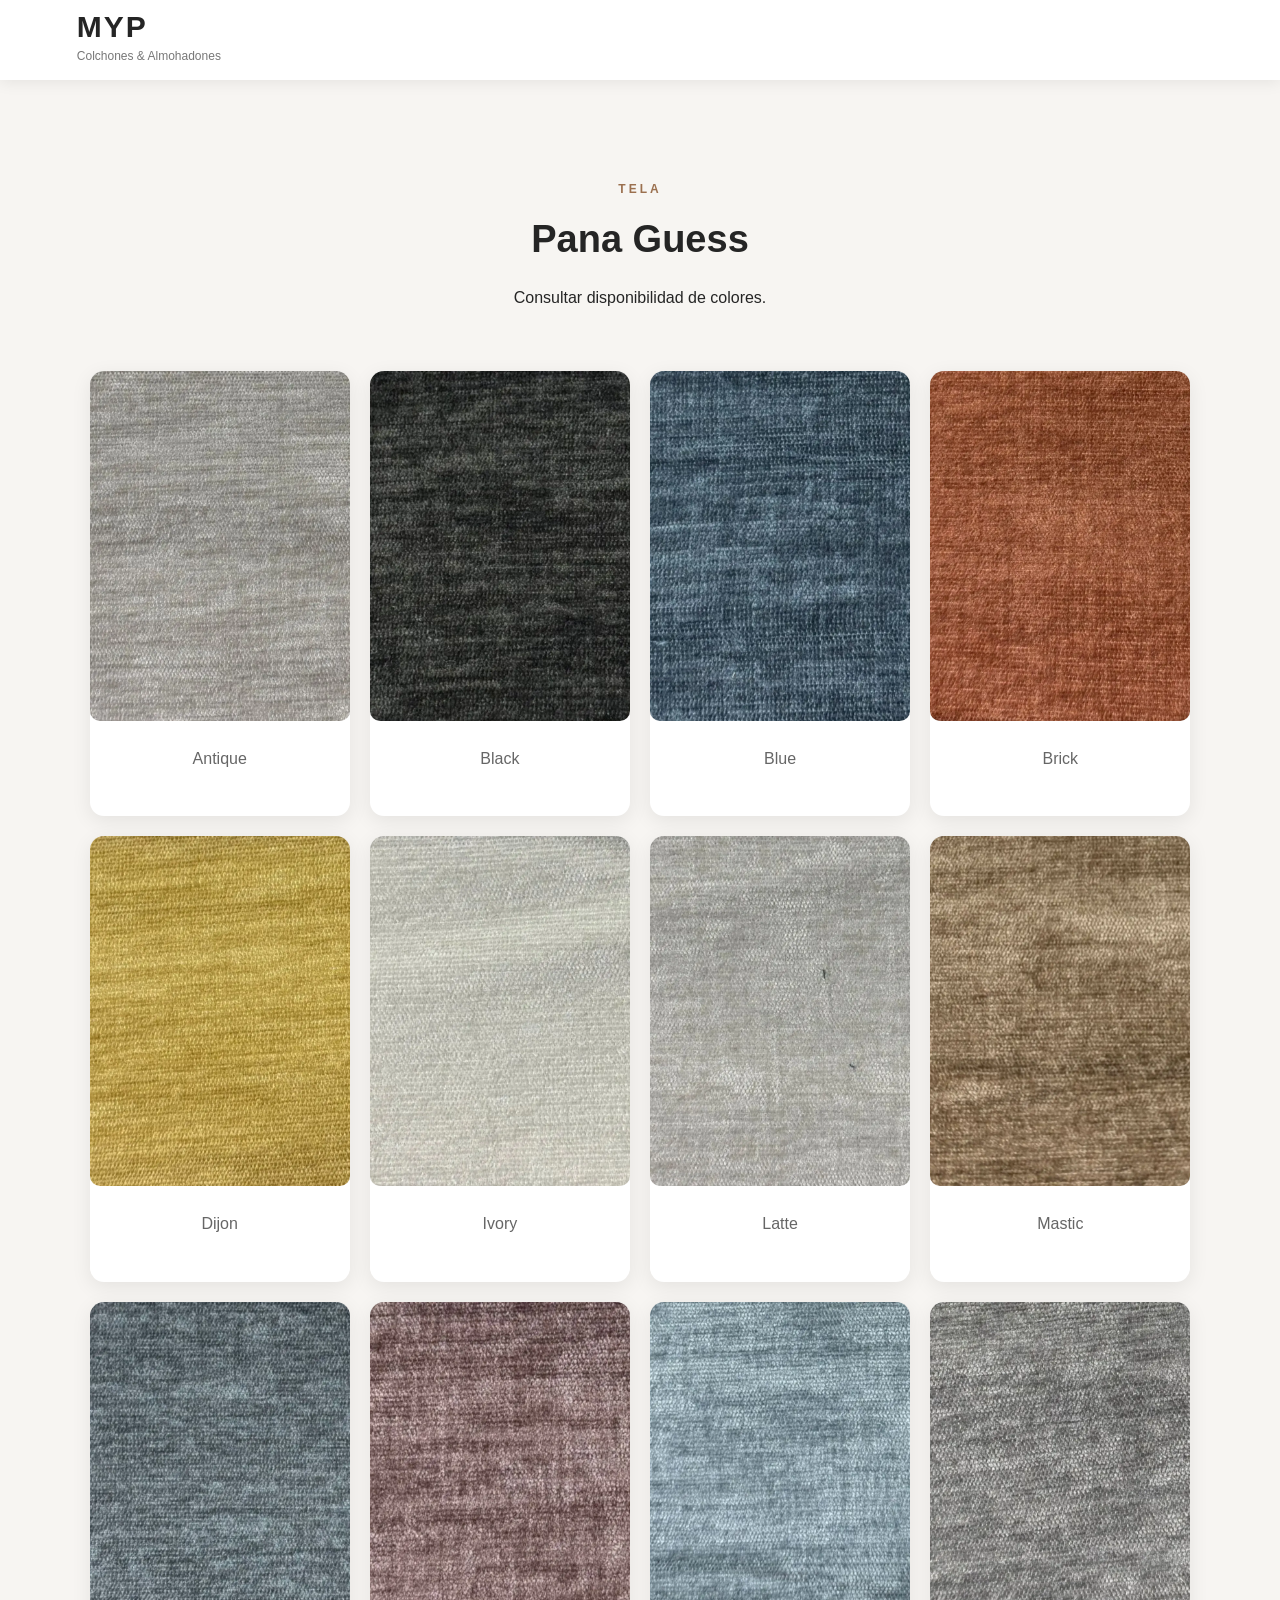
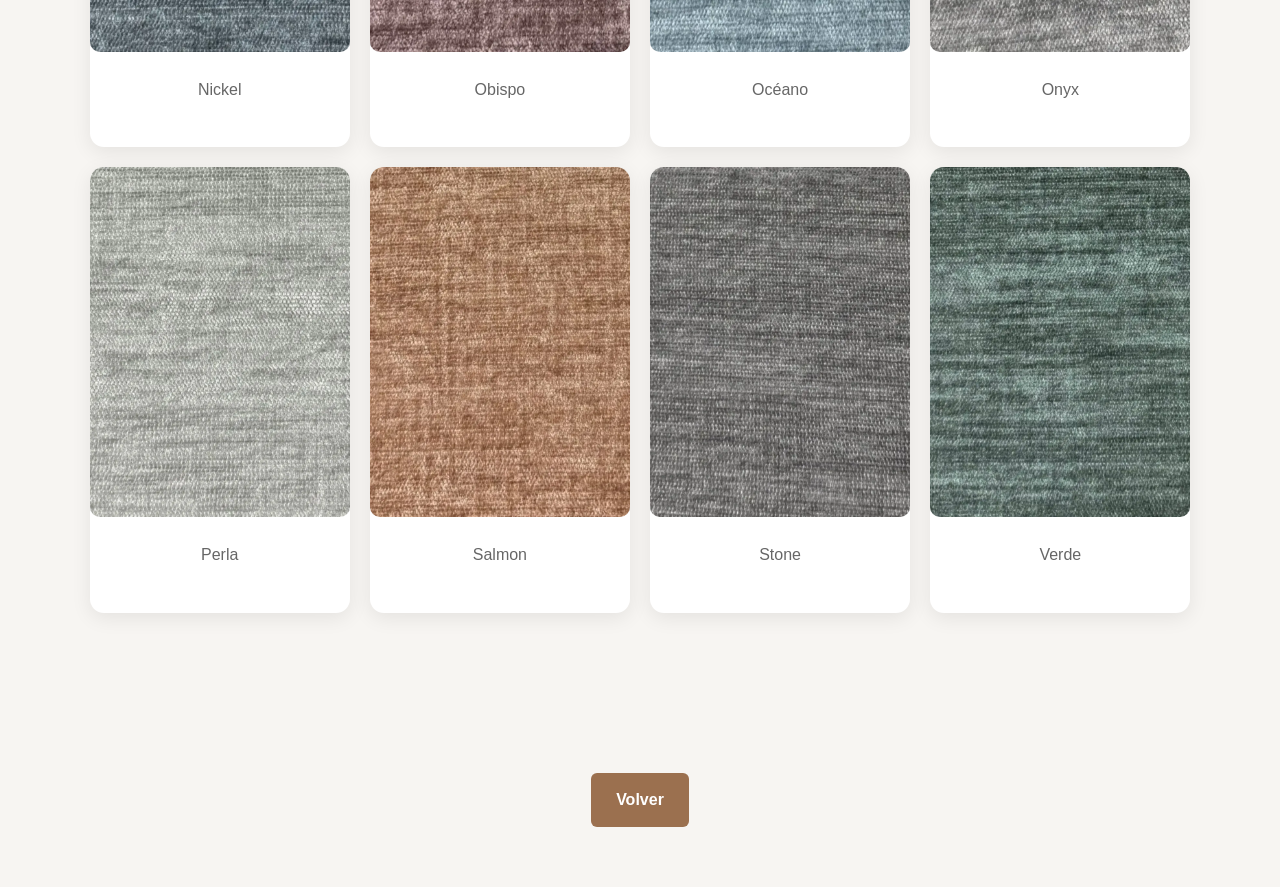
<file: catalogo-pana-guess.html>
<!DOCTYPE html>
<html lang="es">
<head>
  <meta charset="UTF-8">
  <title>Pana Guess</title>
  <link rel="stylesheet" href="css/styles.css">
</head>

<body>

<header class="header">
  <div class="logo">
    <h1>MYP</h1>
    <span>Colchones & Almohadones</span>
  </div>
</header>

<section class="catalogo">

  <div class="titulo-seccion">
    <p class="subtitulo">TELA</p>
    <h2>Pana Guess</h2>
    Consultar disponibilidad de colores.
  </div>

  <div class="galeria">

    <div class="card">
        <img src="img/pana-guess/1.webp">
        <div class="card-contenido">
         <p>Antique</p>
        </div>
    </div>

    <div class="card">
        <img src="img/pana-guess/2.webp">
        <div class="card-contenido">
         <p>Black</p>
        </div>
    </div>

    <div class="card">
        <img src="img/pana-guess/3.webp">
        <div class="card-contenido">
         <p>Blue</p>
        </div>
    </div>

    <div class="card">
        <img src="img/pana-guess/4.webp">
        <div class="card-contenido">
         <p>Brick</p>
        </div>
    </div>

    <div class="card">
        <img src="img/pana-guess/5.webp">
        <div class="card-contenido">
         <p>Dijon</p>
        </div>
    </div>

    <div class="card">
        <img src="img/pana-guess/6.webp">
        <div class="card-contenido">
         <p>Ivory</p>
        </div>
    </div>

    <div class="card">
        <img src="img/pana-guess/7.webp">
        <div class="card-contenido">
         <p>Latte</p>
        </div>
    </div>

    <div class="card">
        <img src="img/pana-guess/8.webp">
        <div class="card-contenido">
         <p>Mastic</p>
        </div>
    </div>

    <div class="card">
        <img src="img/pana-guess/9.webp">
        <div class="card-contenido">
         <p>Nickel</p>
        </div>
    </div>

    <div class="card">
        <img src="img/pana-guess/10.webp">
        <div class="card-contenido">
         <p>Obispo</p>
        </div>
    </div>

    <div class="card">
        <img src="img/pana-guess/11.webp">
        <div class="card-contenido">
         <p>Océano</p>
        </div>
    </div>

    <div class="card">
        <img src="img/pana-guess/12.webp">
        <div class="card-contenido">
         <p>Onyx</p>
        </div>
    </div>

    <div class="card">
        <img src="img/pana-guess/13.webp">
        <div class="card-contenido">
         <p>Perla</p>
        </div>
    </div>

    <div class="card">
        <img src="img/pana-guess/14.webp">
        <div class="card-contenido">
         <p>Salmon</p>
        </div>
    </div>

        <div class="card">
        <img src="img/pana-guess/15.webp">
        <div class="card-contenido">
         <p>Stone</p>
        </div>
    </div>

        <div class="card">
        <img src="img/pana-guess/16.webp">
        <div class="card-contenido">
         <p>Verde</p>
        </div>
    </div>

</section>

<div class="volver-container">
  <a href="index.html" class="btn">Volver</a>
</div>

</body>
</html>
</file>
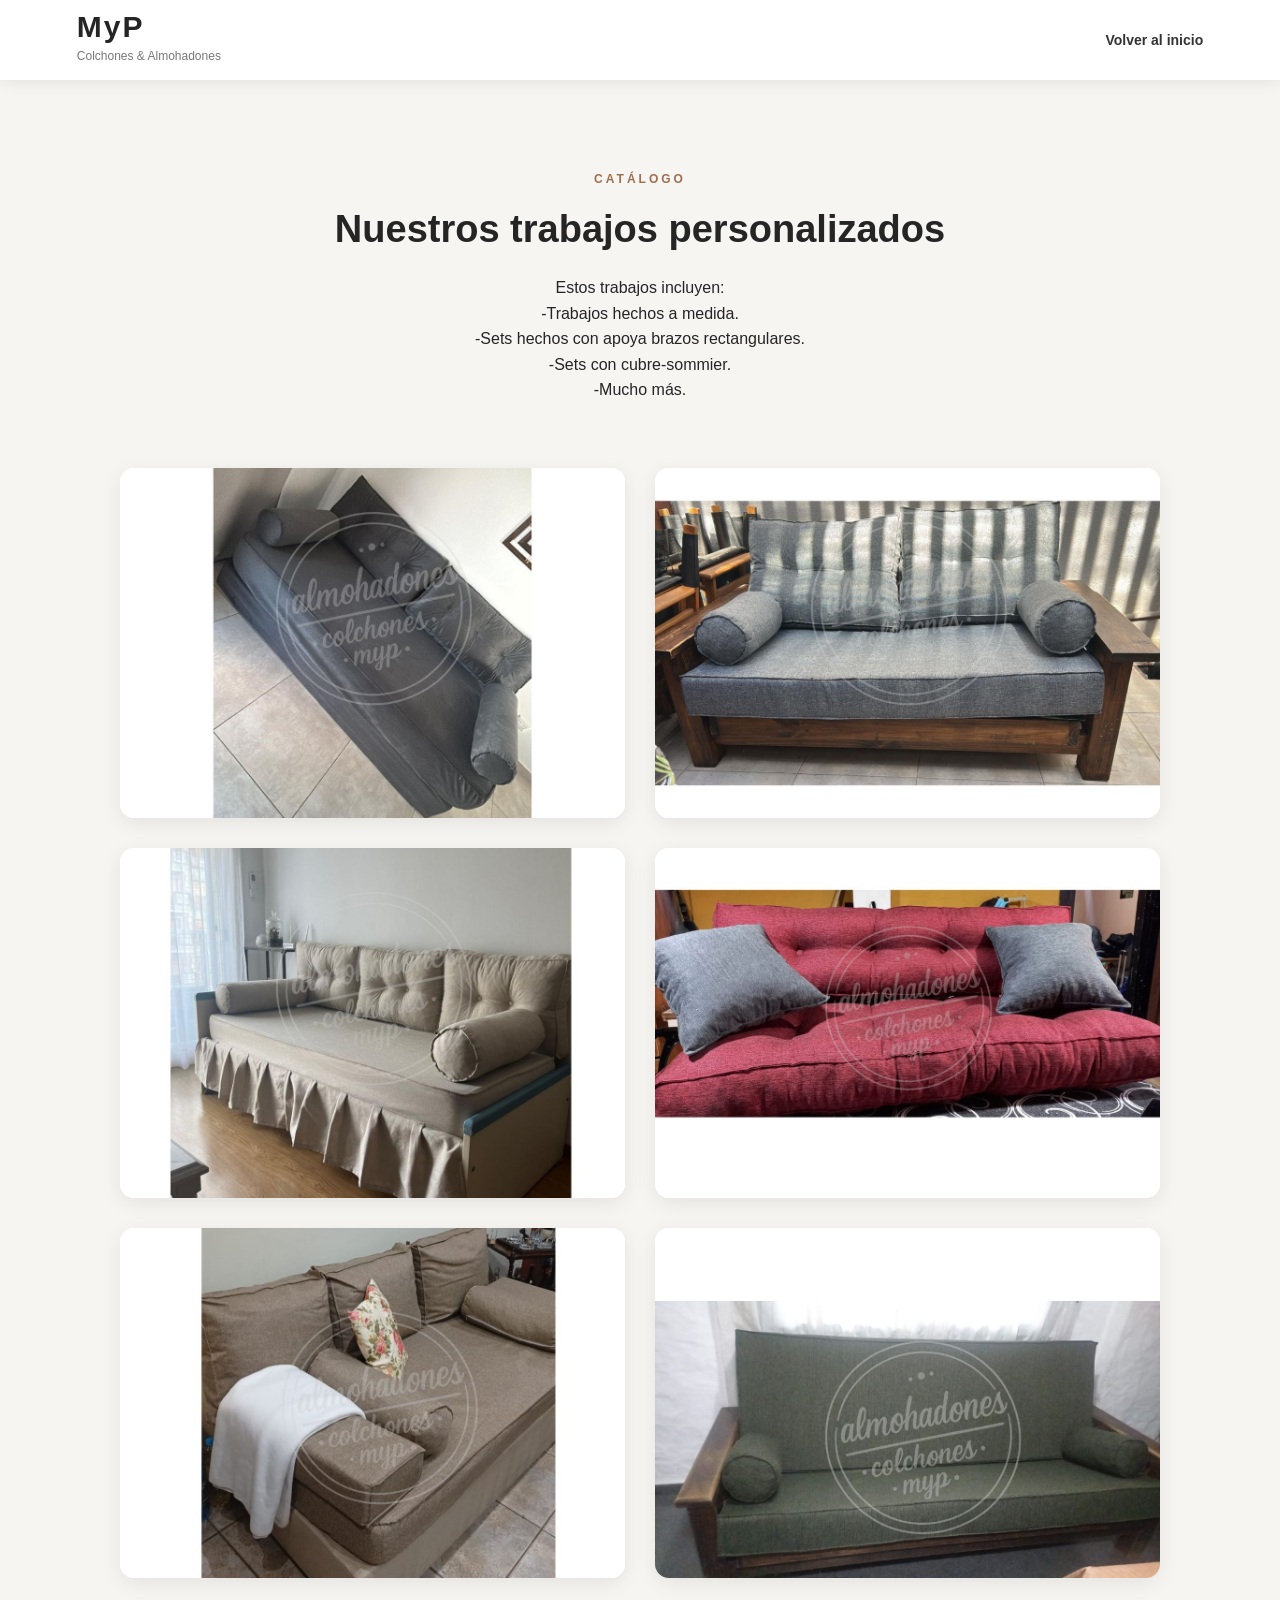
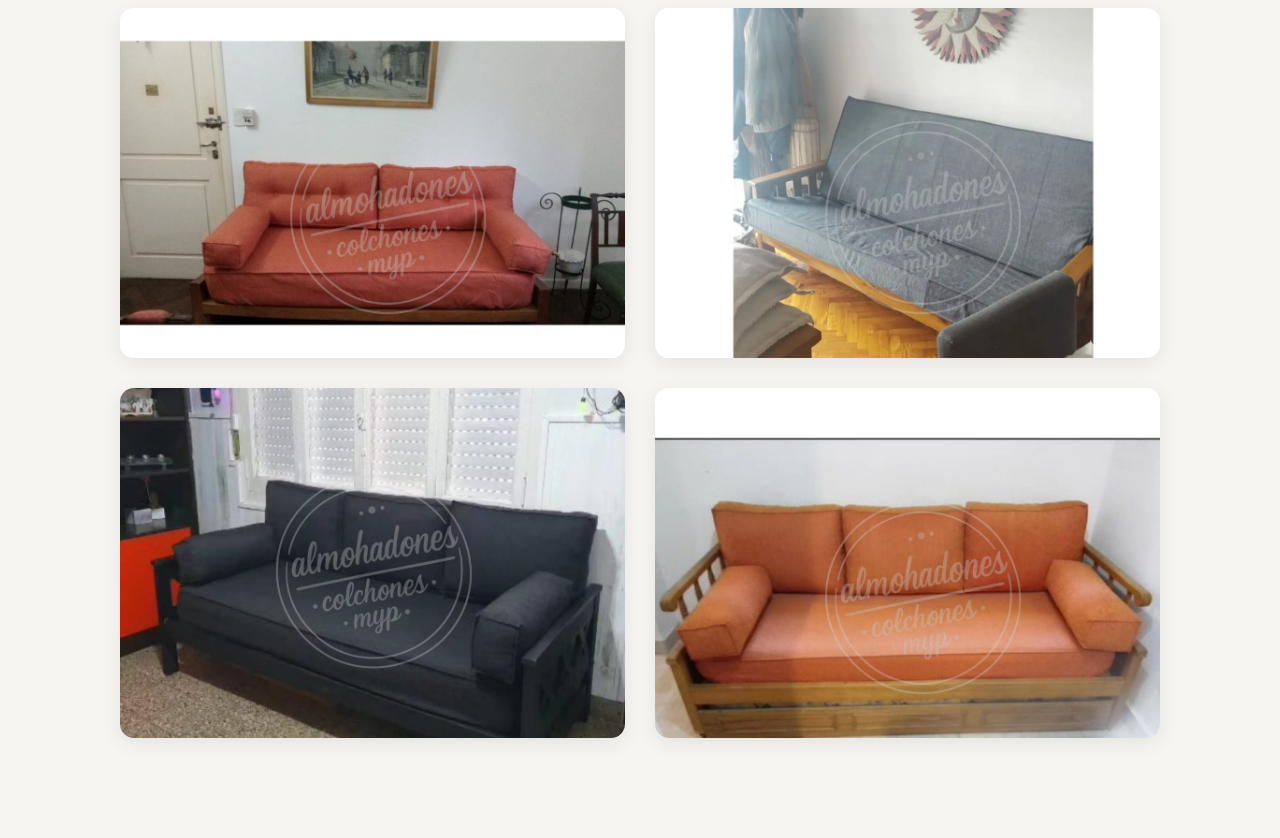
<file: catalogo-personalizado.html>
<!DOCTYPE html>
<html lang="es">
<head>
    <meta charset="UTF-8">
    <meta name="viewport" content="width=device-width, initial-scale=1.0">
    <title>Catálogo | MyP</title>

    <link rel="stylesheet" href="css/styles.css">
</head>
<body>

<header class="header">

    <div class="logo">
        <h1>MyP</h1>
        <span>Colchones & Almohadones</span>
    </div>

    <nav class="menu">
        <a href="index.html">Volver al inicio</a>
    </nav>

</header>

<section class="introduccion">

    <p class="subtitulo">CATÁLOGO</p>

    <h2>Nuestros trabajos personalizados</h2>

    <p>
        Estos trabajos incluyen:<br>
        -Trabajos hechos a medida.<br>
        -Sets hechos con apoya brazos rectangulares.<br>
        -Sets con cubre-sommier.<br>
        -Mucho más.
    </p>

</section>

<section class="productos">

    <article class="card">
        <img src="img/personalizados/1.jpg" alt="">
    </article>

    <article class="card">
        <img src="img/personalizados/2.jpg" alt="">
    </article>

    <article class="card">
        <img src="img/personalizados/3.jpg" alt="">
    </article>

    <article class="card">
        <img src="img/personalizados/4.jpg" alt="">
    </article>

    <article class="card">
        <img src="img/personalizados/5.jpg" alt="">
    </article>

    <article class="card">
        <img src="img/personalizados/6.jpg" alt="">
    </article>

    <article class="card">
        <img src="img/personalizados/7.jpg" alt="">
    </article>

    <article class="card">
        <img src="img/personalizados/8.jpg" alt="">
    </article>

    <article class="card">
        <img src="img/personalizados/9.jpg" alt="">
    </article>

    <article class="card">
        <img src="img/personalizados/10.jpg" alt="">
    </article>

</section>

</body>
</html>
</file>
<file: css/styles.css>
/* =========================
CATÁLOGO
========================= */

.catalogo {
  padding: 100px 7%;
  text-align: center;
}

.galeria {
  display: grid;
  grid-template-columns: repeat(4, 1fr);
  gap: 20px;
  margin-top: 40px;
}

.galeria img {
  width: 100%;
  height: 250px;
  object-fit: cover;
  border-radius: 10px;
  transition: .3s;
}

.galeria img:hover {
  transform: scale(1.05);
}

@media (max-width: 900px) {
  .galeria {
    grid-template-columns: repeat(2, 1fr);
  }
}

@media (max-width: 500px) {
  .galeria {
    grid-template-columns: 1fr;
  }
}

.volver-container {
  text-align: center;
  margin: 60px 0;
}

.ubicacion iframe {
    max-width: 1100px;
    margin-top: 30px;
    border-radius: 14px;
    box-shadow: 0 5px 20px rgba(0,0,0,.08);
}



/* =========================
   CONFIGURACIÓN GENERAL
========================= */

* {
    margin: 0;
    padding: 0;
    box-sizing: border-box;
}

html {
    scroll-behavior: smooth;
}

body {
    font-family: Arial, Helvetica, sans-serif;
    background: #f7f5f2;
    color: #252525;
    line-height: 1.6;
}

section {
    scroll-margin-top: 90px;
}


/* =========================
   HEADER
========================= */

.header {
    min-height: 80px;
    padding: 12px 6%;

    display: flex;
    justify-content: space-between;
    align-items: center;

    background: rgba(255, 255, 255, 0.97);

    position: sticky;
    top: 0;
    z-index: 1000;

    box-shadow: 0 2px 15px rgba(0, 0, 0, 0.08);
}


.logo h1 {
    font-size: 30px;
    line-height: 1;
    letter-spacing: 2px;
}

.logo span {
    font-size: 12px;
    color: #777;
}


.menu {
    display: flex;
    align-items: center;
    gap: 25px;
}

.menu a {
    color: #333;
    text-decoration: none;
    font-size: 14px;
    font-weight: bold;
    transition: 0.3s;
}

.menu a:hover {
    color: #9b704f;
}


/* =========================
   HERO
========================= */

.hero {
    min-height: 620px;

    display: flex;
    align-items: center;

    padding: 80px 8%;

    background:
        linear-gradient(
            90deg,
            rgba(20,20,20,.85),
            rgba(20,20,20,.50)
        ),
        url("../img/Portada.jpeg");

    background-size: cover;
    background-position: center;

    color: white;
}


.hero-contenido {
    max-width: 650px;
}


.hero-etiqueta {
    font-size: 13px;
    font-weight: bold;
    letter-spacing: 3px;
    margin-bottom: 15px;
}


.hero h2 {
    font-size: 64px;
    line-height: 1.05;
    margin-bottom: 25px;
}


.hero h2 span {
    color: #d8b99b;
}


.hero-texto {
    max-width: 550px;
    font-size: 18px;
    color: #eeeeee;
}


/* =========================
   BOTONES
========================= */

.botones {
    margin-top: 35px;

    display: flex;
    flex-wrap: wrap;
    gap: 15px;
}


.btn {
    display: inline-block;

    background: #9b704f;
    color: white;

    padding: 14px 25px;

    border-radius: 6px;

    text-decoration: none;
    font-weight: bold;

    transition: 0.3s;
}


.btn:hover {
    transform: translateY(-3px);
    background: #7d593e;
}


.btn-secundario {
    background: transparent;
    border: 2px solid white;
}


.btn-secundario:hover {
    background: white;
    color: #222;
}


/* =========================
   INTRODUCCIÓN
========================= */

.introduccion {
    max-width: 750px;

    margin: auto;

    padding: 90px 20px 45px;

    text-align: center;
}


.subtitulo {
    color: #9b704f;

    font-size: 12px;
    font-weight: bold;

    letter-spacing: 3px;

    margin-bottom: 10px;
}


.introduccion h2,
.titulo-seccion h2,
.ubicacion h2 {

    font-size: 38px;
    margin-bottom: 15px;
}


/* =========================
   PRODUCTOS
========================= */

.productos {

    max-width: 1100px;

    margin: auto;

    padding: 20px 30px 100px;

    display: grid;

    grid-template-columns: repeat(2, 1fr);

    gap: 30px;
}


.card {
    background: white;

    border-radius: 14px;

    overflow: hidden;

    box-shadow: 0 5px 20px rgba(0,0,0,.08);

    transition: .3s;
}


.card:hover {
    transform: translateY(-8px);

    box-shadow: 0 15px 35px rgba(0,0,0,.15);
}


.card img {

    width: 100%;
    height: 350px;

    object-fit: cover;

    display: block;
}


.card-contenido {
    padding: 25px;
}


.card-contenido h3 {
    font-size: 22px;
    margin-bottom: 8px;
}


.card-contenido p {
    color: #666;
    margin-bottom: 20px;
}


.consultar {
    color: #9b704f;

    font-weight: bold;

    text-decoration: none;

    border-bottom: 1px solid #9b704f;
}


/* =========================
   PERSONALIZACIÓN
========================= */

.personalizado {

    background: #24211f;

    color: white;

    padding: 100px 7%;
}


.personalizado-contenido {

    max-width: 1100px;

    margin: auto;

    text-align: center;
}


.personalizado h2 {

    font-size: 45px;

    margin-bottom: 15px;
}


.personalizado-descripcion {

    max-width: 650px;

    margin: 0 auto 60px;

    color: #ccc;
}


.opciones {

    display: grid;

    grid-template-columns: repeat(3, 1fr);

    gap: 30px;

    margin-bottom: 50px;
}


.opcion {

    text-align: left;

    padding: 30px;

    border: 1px solid #4d4945;

    border-radius: 10px;
}


.opcion span {

    color: #d8b99b;

    font-size: 35px;

    font-weight: bold;
}


.opcion h3 {

    margin: 15px 0 10px;

    font-size: 21px;
}


.opcion p {

    color: #bbb;
}


.btn-personalizar {
    background: #d8b99b;
    color: #222;
}


/* =========================
   POR QUÉ ELEGIRNOS
========================= */

.nosotros {

    padding: 100px 7%;

    max-width: 1200px;

    margin: auto;
}


.titulo-seccion {

    text-align: center;

    margin-bottom: 60px;
}


.ventajas {

    display: grid;

    grid-template-columns: repeat(4, 1fr);

    gap: 30px;
}


.ventaja {

    text-align: center;

    padding: 25px;
}


.icono {

    width: 60px;
    height: 60px;

    margin: 0 auto 20px;

    display: flex;

    align-items: center;
    justify-content: center;

    border-radius: 50%;

    background: #eee4dc;

    color: #9b704f;

    font-size: 25px;
}


.ventaja h3 {
    margin-bottom: 10px;
}


.ventaja p {
    color: #666;
}


/* =========================
   CONTACTO
========================= */

.contacto {

    background: #9b704f;

    color: white;

    padding: 100px 20px;

    text-align: center;
}


.contacto-contenido {

    max-width: 750px;

    margin: auto;
}


.subtitulo-claro {
    color: #eee0d4;
}


.contacto h2 {

    font-size: 45px;

    margin-bottom: 15px;
}


.contacto-contenido > p {

    margin-bottom: 30px;

    font-size: 18px;
}


.btn-contacto {

    background: white;

    color: #6d4e38;

    margin-bottom: 45px;
}


.btn-contacto:hover {

    background: #f1ece8;

    color: #6d4e38;
}


.datos-contacto {

    display: flex;

    justify-content: center;

    gap: 80px;

    margin-top: 30px;
}


.datos-contacto p {

    font-size: 14px;

    margin-top: 5px;
}

.btn-instagram {
    background: white;
    color: #6d4e38;
    margin-bottom: 45px;
}

.btn-instagram:hover {
    background: #f1ece8;
    color: #6d4e38;
}

/* =========================
   UBICACIÓN
========================= */

.ubicacion {

    padding: 90px 20px;

    text-align: center;
}


/* =========================
   FOOTER
========================= */

footer {

    background: #191817;

    color: #aaa;

    padding: 50px 7%;

    display: flex;

    justify-content: space-between;

    align-items: center;
}


.footer-logo h2 {

    color: white;

    font-size: 30px;
}


.footer-logo p {
    font-size: 13px;
}


/* =========================
   WHATSAPP FLOTANTE
========================= */

.whatsapp {

    position: fixed;

    right: 20px;
    bottom: 20px;

    z-index: 2000;

    background: #25D366;

    color: white;

    padding: 14px 20px;

    border-radius: 50px;

    text-decoration: none;

    font-weight: bold;

    box-shadow: 0 5px 20px rgba(0,0,0,.25);

    transition: .3s;
}


.whatsapp:hover {

    transform: translateY(-4px);

    box-shadow: 0 8px 25px rgba(0,0,0,.3);
}

/* =========================
   COMPARADORES
========================= */

.descripcion-nosotros{
    max-width:700px;
    margin:20px auto 0;
    color:#666;
    font-size:17px;
}

.comparadores{

    margin-top:90px;

}

.comparadores-titulo{

    text-align:center;
    margin-bottom:50px;

}

.comparadores-titulo h3{

    font-size:34px;
    margin-bottom:12px;

}

.comparadores-titulo p{

    color:#777;
    font-size:17px;

}


/* =========================
   COMPARADOR
========================= */

.comparador{

    margin:60px auto;

    max-width:1050px;

}

.comparador-img{

    position:relative;

    width:100%;

    height:620px;

    overflow:hidden;

    border-radius:18px;

    cursor:ew-resize;

    background:#ddd;

    box-shadow:0 10px 35px rgba(0,0,0,.15);

}

.comparador-img img{

    width:100%;
    height:100%;

    object-fit:cover;

    user-select:none;

    pointer-events:none;

}

.img-despues{

    position:absolute;

    inset:0;

}

.overlay{

    position:absolute;

    inset:0;

    width:50%;

    overflow:hidden;

}

.img-antes{

    position:absolute;

    inset:0;

}


/* =========================
   ETIQUETAS
========================= */

.etiqueta{

    position:absolute;

    top:25px;

    padding:10px 18px;

    background:rgba(0,0,0,.55);

    color:white;

    border-radius:30px;

    font-size:13px;

    font-weight:bold;

    letter-spacing:2px;

    z-index:10;

}

.antes{

    left:25px;

}

.despues{

    right:25px;

}


/* =========================
   SLIDER
========================= */

.slider{

    position:absolute;

    top:0;

    left:50%;

    width:0;

    height:100%;

    z-index:20;

}

.slider-linea{

    position:absolute;

    left:-1px;

    width:2px;

    height:100%;

    background:white;

    box-shadow:0 0 10px rgba(0,0,0,.35);

}

.slider-boton{

    position:absolute;

    left:-25px;

    top:50%;

    transform:translateY(-50%);

    width:50px;
    height:50px;

    border-radius:50%;

    background:#9b704f;

    border:4px solid white;

    box-shadow:0 5px 20px rgba(0,0,0,.25);

    transition:.25s;

}

.slider-boton::before{

    content:"⟷";

    position:absolute;

    inset:0;

    display:flex;

    align-items:center;

    justify-content:center;

    color:white;

    font-size:18px;

    font-weight:bold;

}

.comparador-img:hover .slider-boton{

    transform:translateY(-50%) scale(1.12);

    box-shadow:0 10px 25px rgba(0,0,0,.35);

}


/* =========================
   RESPONSIVE
========================= */

@media(max-width:900px){

    .comparador-img{

        height:500px;

    }

}

@media(max-width:650px){

    .comparadores{

        margin-top:70px;

    }

    .comparadores-titulo h3{

        font-size:28px;

    }

    .comparador{

        margin:40px auto;

    }

    .comparador-img{

        height:320px;

        border-radius:12px;

    }

    .slider-boton{

        width:42px;
        height:42px;

        left:-21px;

    }

    .etiqueta{

        font-size:11px;

        padding:8px 14px;

    }

}

/* =========================
   TABLETS
========================= */

@media (max-width: 900px) {

    .header {
        flex-direction: column;
        gap: 15px;
    }

    .menu {
        flex-wrap: wrap;
        justify-content: center;
    }

    .hero h2 {
        font-size: 50px;
    }

    .ventajas {
        grid-template-columns: repeat(2, 1fr);
    }

    .opciones {
        grid-template-columns: 1fr;
    }

}


/* =========================
   CELULARES
========================= */

@media (max-width: 650px) {

    .header {
        position: relative;
    }

    .menu {
        gap: 12px;
    }

    .menu a {
        font-size: 12px;
    }

    .hero {
        min-height: 550px;
        padding: 60px 25px;
    }

    .hero h2 {
        font-size: 42px;
    }

    .hero-texto {
        font-size: 16px;
    }

    .botones {
        flex-direction: column;
    }

    .btn {
        text-align: center;
    }

    .productos {
        grid-template-columns: 1fr;
        padding: 20px 20px 70px;
    }

    .card img {
        height: 280px;
    }

    .ventajas {
        grid-template-columns: 1fr;
    }

    .contacto h2 {
        font-size: 34px;
    }

    .datos-contacto {
        flex-direction: column;
        gap: 20px;
    }

    footer {
        flex-direction: column;
        text-align: center;
        gap: 20px;
    }

    .whatsapp {
        right: 12px;
        bottom: 12px;

        padding: 12px 16px;

        font-size: 13px;
    }

}
</file>
